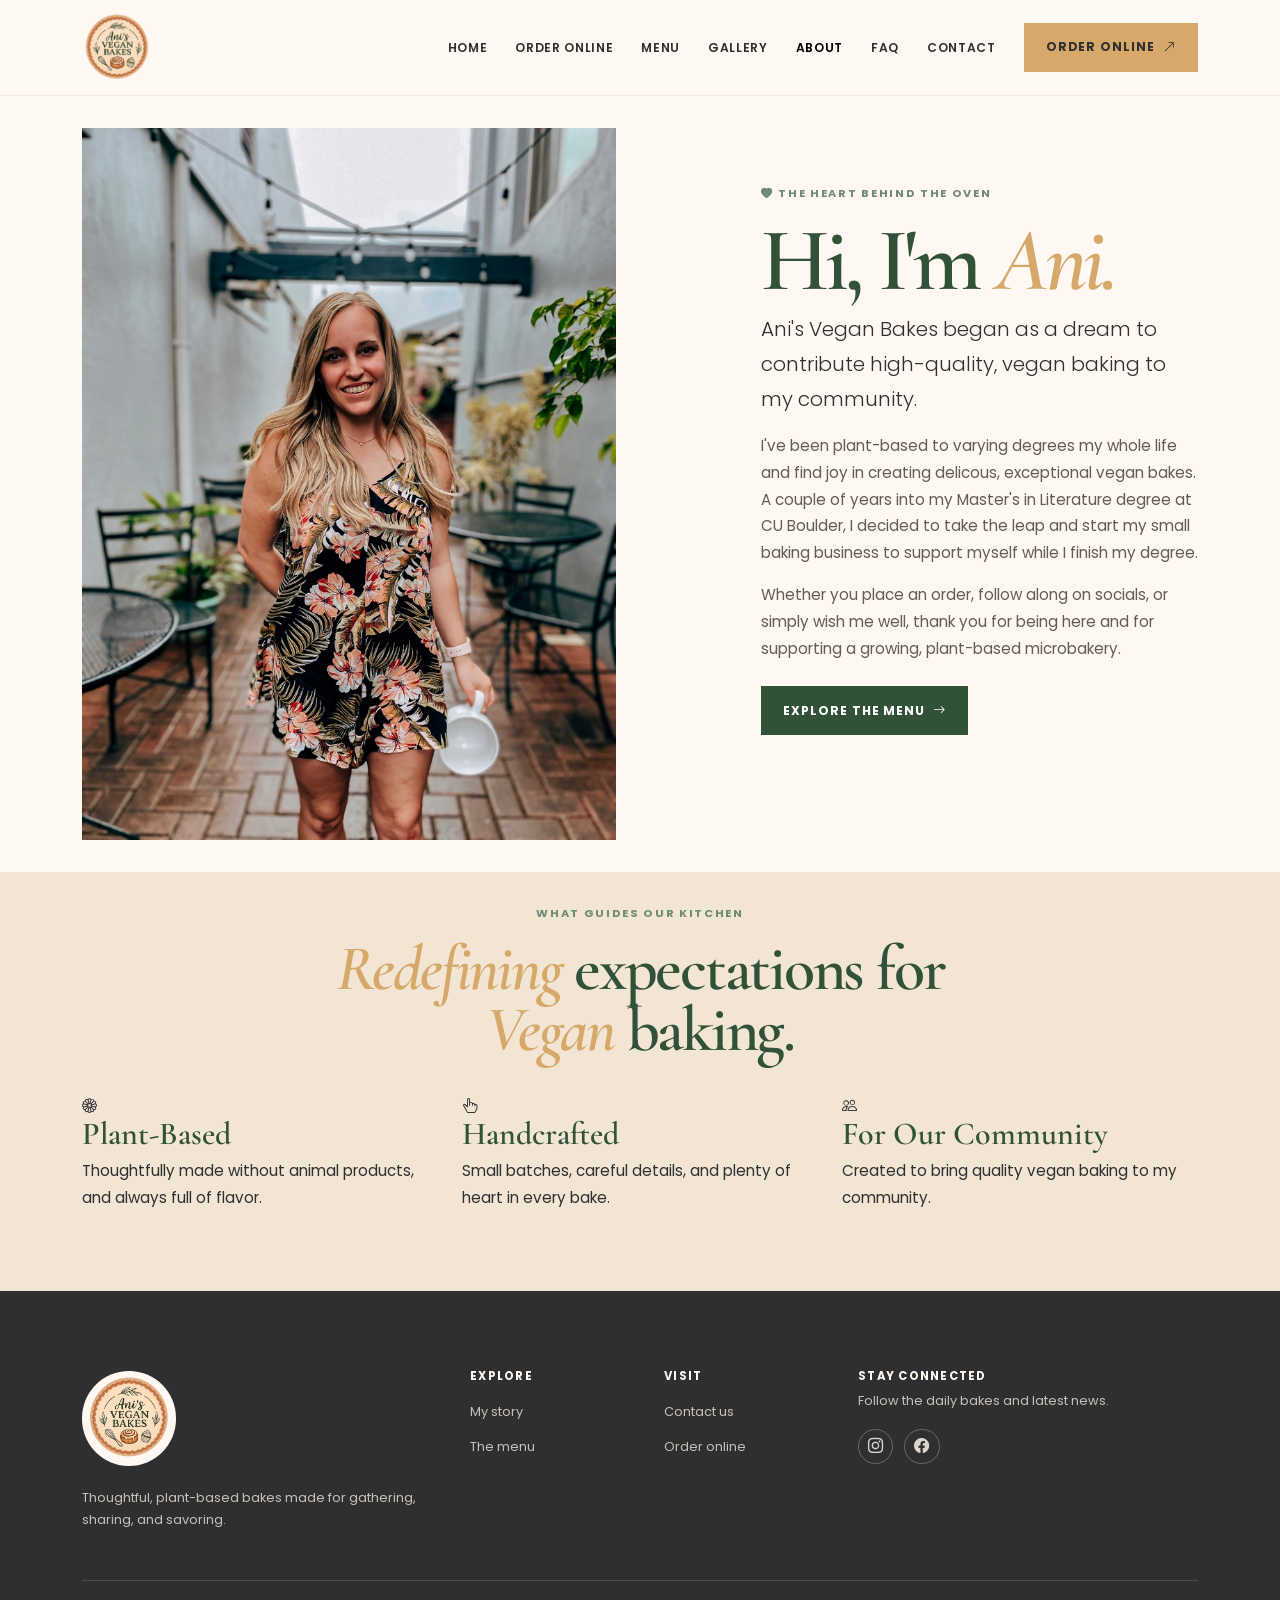
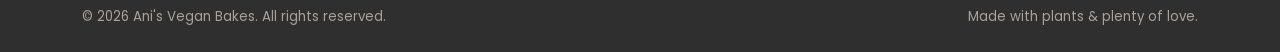
<file: about.html>
<!DOCTYPE html>
<html lang="en">
  <head>
    <meta http-equiv="Content-Type" content="text/html; charset=UTF-8">
    <meta charset="utf-8">
    <meta name="viewport" content="width=device-width, initial-scale=1">
    <meta name="description" content="Meet Ani, the baker and heart behind Ani's Vegan Bakes.">
    <meta name="theme-color" content="#315236">
    <title>Meet Ani | Ani's Vegan Bakes</title>
    <link rel="preconnect" href="https://fonts.googleapis.com">
    <link rel="preconnect" href="https://fonts.gstatic.com" crossorigin>
    <link href="https://fonts.googleapis.com/css2?family=Cormorant+Garamond:ital,wght@0,500;0,600;0,700;1,600&amp;family=Poppins:wght@400;500;600;700&amp;display=swap" rel="stylesheet">
    <link href="https://cdn.jsdelivr.net/npm/bootstrap@5.3.3/dist/css/bootstrap.min.css" rel="stylesheet" integrity="sha384-QWTKZyjpPEjISv5WaRU9OFeRpok6YctnYmDr5pNlyT2bRjXh0JMhjY6hW+ALEwIH" crossorigin="anonymous">
    <link rel="stylesheet" href="https://cdn.jsdelivr.net/npm/bootstrap-icons@1.11.3/font/bootstrap-icons.min.css">
    <link rel="stylesheet" href="css/variables.css">
    <link rel="stylesheet" href="css/style.css">
    <link rel="stylesheet" href="css/responsive.css">
    <link rel="stylesheet" href="css/animations.css">
  </head>
  <body>
    <!----------------------------------------- SKIP LINK ----------------------------------------------------->
    <a class="skip-link" href="#main-content">Skip to main content</a>
    <!----------------------------------------- HEADER/Nav section ----------------------------------------------------->
    <header class="site-header">
      <nav class="navbar navbar-expand-lg" aria-label="Primary navigation">
        <div class="container">
          <a class="navbar-brand brand" href="index.html" aria-label="Ani's Vegan Bakes home">
          <img src="images/logo/anis-vegan-bakes-logo.png" alt="Ani's Vegan Bakes" width="1254" height="1254">
          </a>
          <button class="navbar-toggler" type="button" data-bs-toggle="collapse" data-bs-target="#mainNav" aria-controls="mainNav" aria-expanded="false" aria-label="Toggle navigation">
          <i class="bi bi-list" aria-hidden="true">
          </i>
          </button>
          <div class="collapse navbar-collapse" id="mainNav">
            <ul class="navbar-nav ms-auto align-items-lg-center gap-lg-1">
              <li class="nav-item">
                <a class="nav-link" href="index.html">Home</a>
              </li>
              <li class="nav-item">
                <a class="nav-link" href="order.html">Order Online</a>
              </li>
              <li class="nav-item">
                <a class="nav-link" href="menu.html">Menu</a>
              </li>
              <li class="nav-item">
                <a class="nav-link" href="gallery.html">Gallery</a>
                </li>
              <li class="nav-item">
                <a class="nav-link active" aria-current="page" href="about.html">About</a>
              </li>
              <li class="nav-item">
                <a class="nav-link" href="faq.html">FAQ</a>
              </li>
              <li class="nav-item">
                <a class="nav-link" href="contact.html">Contact</a>
              </li>
            </ul>
            <a class="btn btn-accent ms-lg-3" href="order.html">Order Online <i class="bi bi-arrow-up-right ms-1" aria-hidden="true">
            </i>
            </a>
          </div>
        </div>
      </nav>
    </header>
    <main id="main-content">
      <!----------------------------------------- ABOUT SECTION ----------------------------------------------------->
      <section class="about-placeholder" aria-labelledby="about-title">
        <div class="container">
          <div class="row align-items-center g-5 g-lg-6">
            <div class="col-lg-6 reveal">
              <div class="about-portrait">
                <img src="images/about/ani-portrait.jpeg" alt="Ani, founder and baker of Ani's Vegan Bakes" width="900" height="1100">
                <span class="about-portrait-label">
                </span>
              </div>
            </div>
            <div class="col-lg-5 offset-lg-1 reveal reveal-delay-1">
              <p class="eyebrow">
              <i class="bi bi-heart-fill" aria-hidden="true">
              </i> The heart behind the oven</p>
              <h1 id="about-title">Hi, I'm <em>Ani.</em>
              </h1>
              <p class="lead">Ani's Vegan Bakes began as a dream to contribute high-quality, vegan baking to my community.</p>
              <p class="section-copy">I've been plant-based to varying degrees my whole life and find joy in creating delicous, exceptional vegan bakes.
                A couple of years into my Master's in Literature degree at CU Boulder, I decided to take the leap and start my small baking business to support myself while I finish my degree.
              </p>
              <p class="section-copy">Whether you place an order, follow along on socials, or simply wish me well, thank you for being here and for supporting a growing, plant-based microbakery.</p>
              <a class="btn btn-primary mt-2 mb-5" href="menu.html">Explore the menu <i class="bi bi-arrow-right ms-1" aria-hidden="true">
              </i>
              </a>
            </div>
          </div>
        </div>
      </section>
      <!----------------------------------------- VALUES SECTION ----------------------------------------------------->
      <section class="section section-tan about-values" aria-labelledby="values-title">
        <div class="container">
          <div class="section-intro text-center reveal">
            <p class="eyebrow">What guides our kitchen</p>
            <h2 id="values-title"><em>Redefining</em> expectations for <em>Vegan</em> baking.</h2>
          </div>
          <div class="row g-4 mt-1">
            <article class="col-md-4 reveal">
              <div class="value-card">
                <i class="bi bi-flower1" aria-hidden="true">
                </i>
                <h3>Plant-Based</h3>
                <p>Thoughtfully made without animal products, and always full of flavor.</p>
              </div>
            </article>
            <article class="col-md-4 reveal reveal-delay-1">
              <div class="value-card">
                <i class="bi bi-hand-index-thumb" aria-hidden="true">
                </i>
                <h3>Handcrafted</h3>
                <p>Small batches, careful details, and plenty of heart in every bake.</p>
              </div>
            </article>
            <article class="col-md-4 reveal reveal-delay-2">
              <div class="value-card">
                <i class="bi bi-people" aria-hidden="true">
                </i>
                <h3>For Our Community</h3>
                <p>Created to bring quality vegan baking to my community.</p>
              </div>
            </article>
          </div>
        </div>
      </section>
    </main>
    <!----------------------------------------- FOOTER ----------------------------------------------------->
    <footer class="site-footer">
      <div class="container">
        <div class="row g-5 pb-5">
          <div class="col-lg-4">
            <a class="brand footer-brand" href="index.html">
            <img src="images/logo/anis-vegan-bakes-logo.png" alt="Ani's Vegan Bakes" width="1254" height="1254">
            </a>
            <p class="mt-3 mb-0">Thoughtful, plant-based bakes made for gathering, sharing, and savoring.</p>
          </div>
          <div class="col-6 col-lg-2">
            <h2 class="footer-title">Explore</h2>
            <ul class="footer-links">
              <li>
                <a href="about.html">My story</a>
              </li>
              <li>
                <a href="menu.html">The menu</a>
              </li>
            </ul>
          </div>
          <div class="col-6 col-lg-2">
            <h2 class="footer-title">Visit</h2>
            <ul class="footer-links">
              <li>
                <a href="contact.html">Contact us</a>
              </li>
              <li>
                <a href="order.html">Order online</a>
              </li>
            </ul>
          </div>
          <div class="col-lg-4">
            <h2 class="footer-title">Stay connected</h2>
            <p>Follow the daily bakes and latest news.</p>
            <div class="social-links">
              <a href="https://www.instagram.com/anisveganbakes/" aria-label="Instagram">
              <i class="bi bi-instagram" aria-hidden="true">
              </i>
              </a>
              <a href="https://www.facebook.com/people/Anis-Vegan-Bakes/61592842460090/" aria-label="Facebook">
              <i class="bi bi-facebook" aria-hidden="true">
              </i>
              </a>
            </div>
          </div>
        </div>
        <div class="footer-bottom d-flex flex-column flex-sm-row justify-content-between gap-2">
          <small>&copy; <span data-current-year>
          </span> Ani's Vegan Bakes. All rights reserved.</small>
          <small>Made with plants &amp; plenty of love.</small>
        </div>
      </div>
    </footer>
    <button class="back-to-top" type="button" aria-label="Back to top">
    <i class="bi bi-arrow-up" aria-hidden="true">
    </i>
    </button>
    <script src="https://cdn.jsdelivr.net/npm/bootstrap@5.3.3/dist/js/bootstrap.bundle.min.js" integrity="sha384-YvpcrYf0tY3lHB60NNkmXc5s9fDVZLESaAA55NDzOxhy9GkcIdslK1eN7N6jIeHz" crossorigin="anonymous">
    </script>
    <script src="js/main.js">
    </script>
    <script src="js/animations.js">
    </script>
  </body>
</html>
</file>
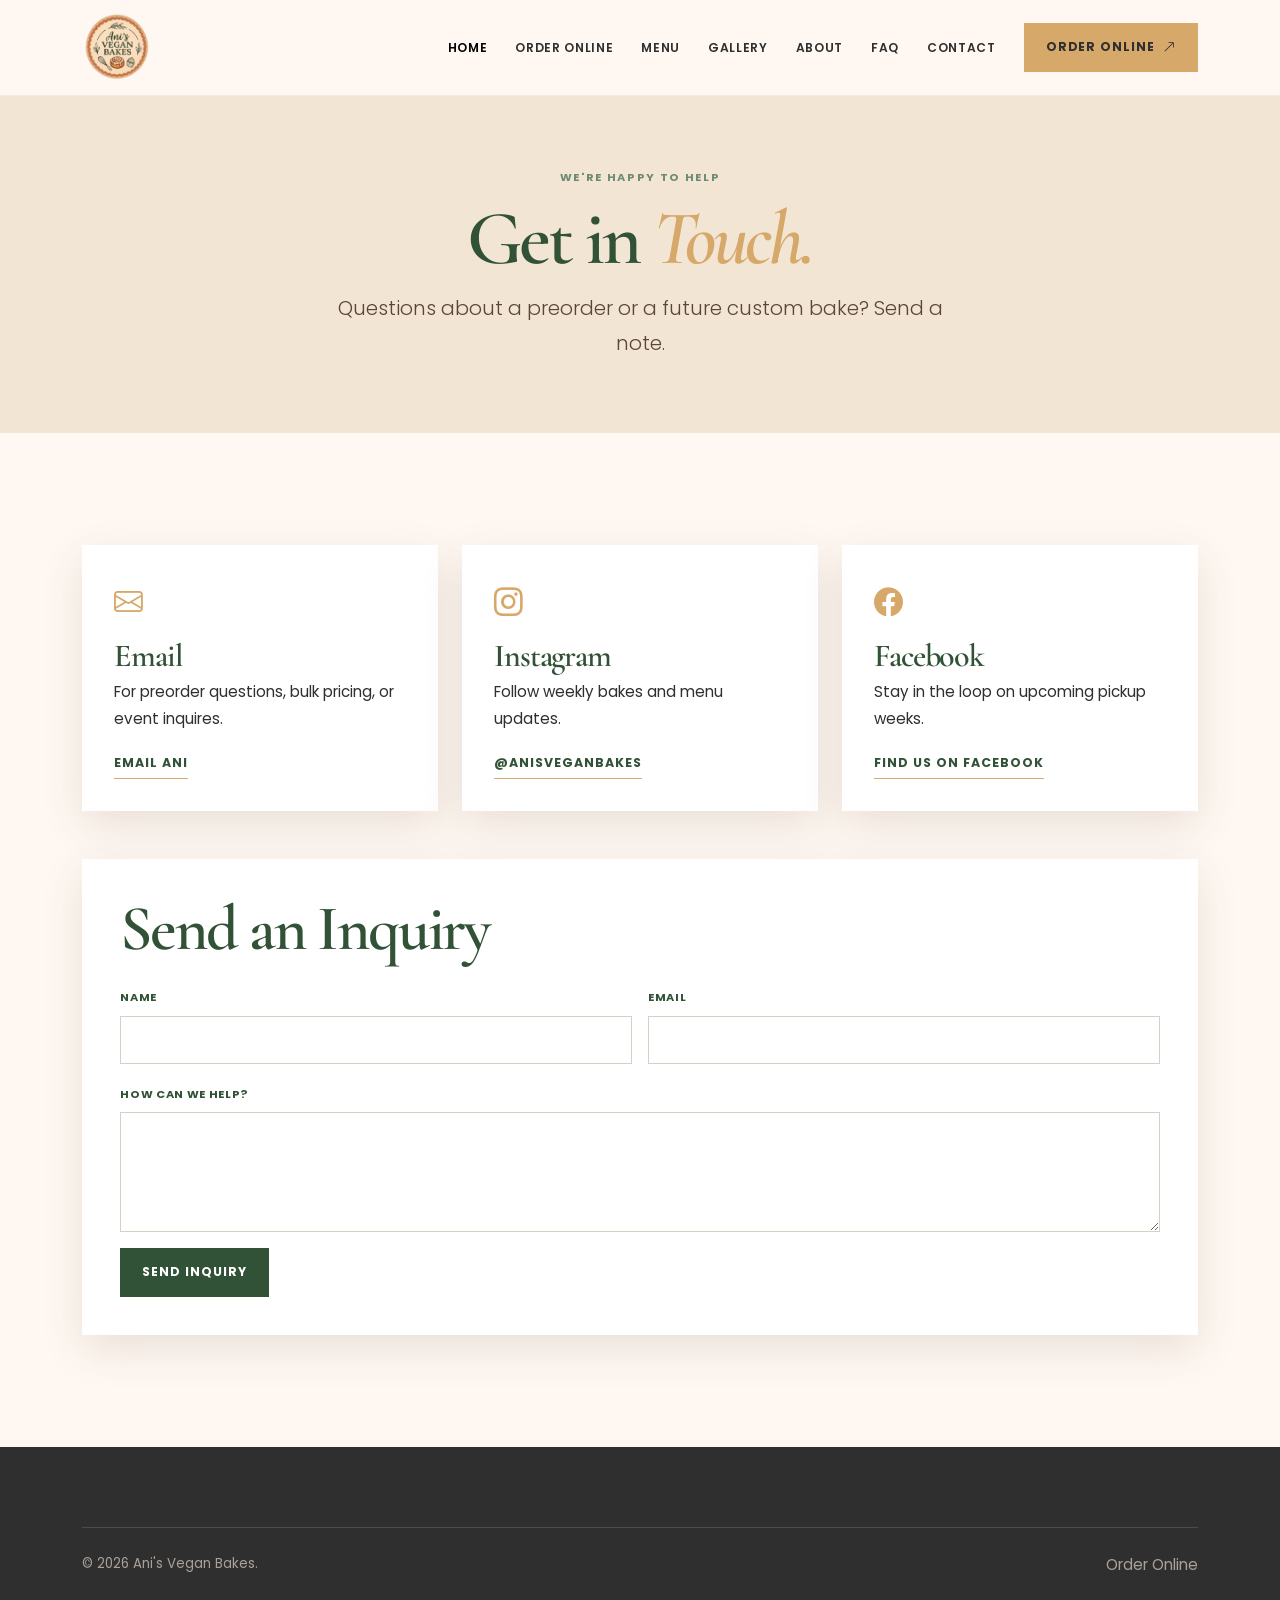
<file: contact.html>
<!DOCTYPE html>
<html lang="en">
  <head>
    <meta http-equiv="Content-Type" content="text/html; charset=UTF-8">
    <meta charset="utf-8">
    <meta name="viewport" content="width=device-width,initial-scale=1">
    <meta name="description" content="Contact Ani's Vegan Bakes for preorder questions and custom inquiries.">
    <title>Contact | Ani's Vegan Bakes</title>
    <link rel="preconnect" href="https://fonts.googleapis.com">
    <link rel="preconnect" href="https://fonts.gstatic.com" crossorigin>
    <link href="https://fonts.googleapis.com/css2?family=Cormorant+Garamond:ital,wght@0,500;0,600;0,700;1,600&amp;family=Poppins:wght@400;500;600;700&amp;display=swap" rel="stylesheet">
    <link href="https://cdn.jsdelivr.net/npm/bootstrap@5.3.3/dist/css/bootstrap.min.css" rel="stylesheet">
    <link rel="stylesheet" href="https://cdn.jsdelivr.net/npm/bootstrap-icons@1.11.3/font/bootstrap-icons.min.css">
    <link rel="stylesheet" href="css/variables.css">
    <link rel="stylesheet" href="css/style.css">
    <link rel="stylesheet" href="css/responsive.css">
  </head>
  <body>
    <a class="skip-link" href="#main-content">Skip to main content</a>
    <header class="site-header">

        <nav class="navbar navbar-expand-lg" aria-label="Primary navigation">
          <div class="container">

            <a class="navbar-brand brand" href="index.html" aria-label="Ani's Vegan Bakes home">
            <img src="images/logo/anis-vegan-bakes-logo.png" alt="Ani's Vegan Bakes" width="1254" height="1254">
            </a>

            <button class="navbar-toggler" type="button" data-bs-toggle="collapse" data-bs-target="#mainNav" aria-controls="mainNav" aria-expanded="false" aria-label="Toggle navigation"><i class="bi bi-list" aria-hidden="true"></i></button>

            <div class="collapse navbar-collapse" id="mainNav">

              <ul class="navbar-nav ms-auto align-items-lg-center gap-lg-1">
                <li class="nav-item">
                  <a class="nav-link active" aria-current="page" href="index.html">Home</a>
                </li>

                <li class="nav-item">
                  <a class="nav-link" href="order.html">Order Online</a>
                </li>

                <li class="nav-item">
                  <a class="nav-link" href="menu.html">Menu</a>
                </li>

                <li class="nav-item">
                  <a class="nav-link" href="gallery.html">Gallery</a>
                </li>

                <li class="nav-item">
                  <a class="nav-link" href="about.html">About</a>
                </li>

                <li class="nav-item">
                  <a class="nav-link" href="faq.html">FAQ</a>
                </li>

                <li class="nav-item">
                  <a class="nav-link" href="contact.html">Contact</a>
                </li>
              </ul>

              <a class="btn btn-accent ms-lg-3" href="order.html">Order Online <i class="bi bi-arrow-up-right ms-1" aria-hidden="true"></i></a>

            </div>
          </div>
        </nav>
      </header>
    <main id="main-content">
      <section class="page-hero">
        <div class="container">
          <p class="eyebrow">We're happy to help</p>
          <h1>Get in <em>Touch.</em>
          </h1>
          <p class="lead">Questions about a preorder or a future custom bake? Send a note.</p>
        </div>
      </section>
      <section class="section">
        <div class="container">
          <div class="row g-4">
            <div class="col-md-4">
              <article class="contact-card">
                <i class="bi bi-envelope">
                </i>
                <h2>Email</h2>
                <p>For preorder questions, bulk pricing, or event inquires.</p>
                <a class="text-link" href="mailto:anisveganbakeshop@gmail.com">Email Ani</a>
              </article>
            </div>
            <div class="col-md-4">
              <article class="contact-card">
                <i class="bi bi-instagram">
                </i>
                <h2>Instagram</h2>
                <p>Follow weekly bakes and menu updates.</p>
                <a class="text-link" href="https://www.instagram.com/anisveganbakes/">@anisveganbakes</a>
              </article>
            </div>
            <div class="col-md-4">
              <article class="contact-card">
                <i class="bi bi-facebook">
                </i>
                <h2>Facebook</h2>
                <p>Stay in the loop on upcoming pickup weeks.</p>
                <a class="text-link" href="https://www.facebook.com/people/Anis-Vegan-Bakes/61592842460090/">Find us on Facebook</a>
              </article>
            </div>
          </div>
          <div class="order-panel mt-5">
            <h2>Send an Inquiry</h2>
            <form
              class="row g-3 mt-1"
              name="contact-inquiry"
              method="POST"
              data-netlify="true"
              netlify-honeypot="bot-field"
              action="/thank-you.html"
            >
              <input type="hidden" name="form-name" value="contact-inquiry">

              <div class="hidden">
                <label>
                  Don't fill this out:
                  <input name="bot-field">
                </label>
              </div>

              <div class="col-md-6">
                <label class="form-label" for="name">Name</label>
                <input class="form-control" id="inquiry-name" name="name" required>
              </div>
              <div class="col-md-6">
                <label class="form-label" for="email">Email</label>
                <input class="form-control" id="inquiry-email" name="email" type="email" required>
              </div>
              <div class="col-12">
                <label class="form-label" for="message">How can we help?</label>
                <textarea class="form-control" id="inquiry-message" name="message" rows="5" required>
                </textarea>
              </div>
              <div class="col-12">
                <button class="btn btn-primary" type="submit">Send inquiry</button>
              </div>
            </form>
          </div>
        </div>
      </section>
    </main>
    <footer class="site-footer">
      <div class="container">
        <div class="footer-bottom d-flex justify-content-between">
          <small>&copy; <span data-current-year>
          </span> Ani's Vegan Bakes.</small>
          <a href="order.html">Order Online</a>
        </div>
      </div>
    </footer>
    <script src="js/main.js">
    </script>
  </body>
</html>
</file>
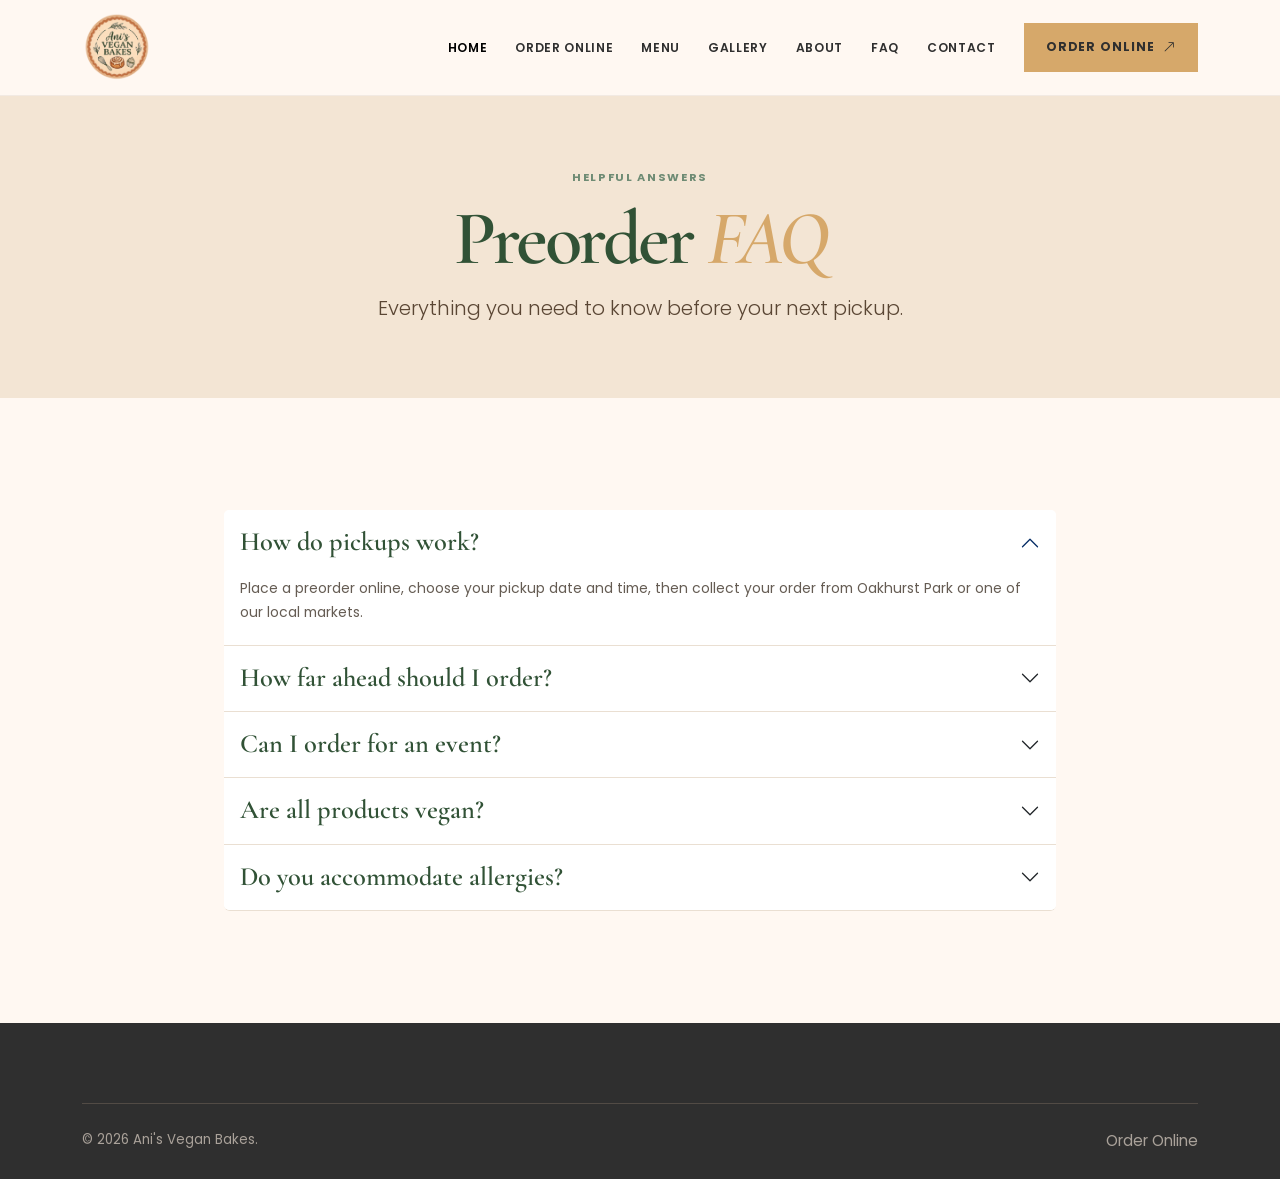
<file: faq.html>
<!DOCTYPE html>
<html lang="en">
  <head>
    <meta http-equiv="Content-Type" content="text/html; charset=UTF-8">
    <meta charset="utf-8">
    <meta name="viewport" content="width=device-width,initial-scale=1">
    <meta name="description" content="Frequently asked questions about preorders from Ani's Vegan Bakes.">
    <title>FAQ | Ani's Vegan Bakes</title>
    <link rel="preconnect" href="https://fonts.googleapis.com">
    <link rel="preconnect" href="https://fonts.gstatic.com" crossorigin>
    <link href="https://fonts.googleapis.com/css2?family=Cormorant+Garamond:ital,wght@0,500;0,600;0,700;1,600&amp;family=Poppins:wght@400;500;600;700&amp;display=swap" rel="stylesheet">
    <link href="https://cdn.jsdelivr.net/npm/bootstrap@5.3.3/dist/css/bootstrap.min.css" rel="stylesheet">
    <link rel="stylesheet" href="https://cdn.jsdelivr.net/npm/bootstrap-icons@1.11.3/font/bootstrap-icons.min.css">
    <link rel="stylesheet" href="css/variables.css">
    <link rel="stylesheet" href="css/style.css">
    <link rel="stylesheet" href="css/responsive.css">
  </head>
  <body>
    <a class="skip-link" href="#main-content">Skip to main content</a>
    <header class="site-header">

        <nav class="navbar navbar-expand-lg" aria-label="Primary navigation">
          <div class="container">

            <a class="navbar-brand brand" href="index.html" aria-label="Ani's Vegan Bakes home">
            <img src="images/logo/anis-vegan-bakes-logo.png" alt="Ani's Vegan Bakes" width="1254" height="1254">
            </a>

            <button class="navbar-toggler" type="button" data-bs-toggle="collapse" data-bs-target="#mainNav" aria-controls="mainNav" aria-expanded="false" aria-label="Toggle navigation"><i class="bi bi-list" aria-hidden="true"></i></button>

            <div class="collapse navbar-collapse" id="mainNav">

              <ul class="navbar-nav ms-auto align-items-lg-center gap-lg-1">
                <li class="nav-item">
                  <a class="nav-link active" aria-current="page" href="index.html">Home</a>
                </li>

                <li class="nav-item">
                  <a class="nav-link" href="order.html">Order Online</a>
                </li>

                <li class="nav-item">
                  <a class="nav-link" href="menu.html">Menu</a>
                </li>

                <li class="nav-item">
                  <a class="nav-link" href="gallery.html">Gallery</a>
                </li>

                <li class="nav-item">
                  <a class="nav-link" href="about.html">About</a>
                </li>

                <li class="nav-item">
                  <a class="nav-link" href="faq.html">FAQ</a>
                </li>

                <li class="nav-item">
                  <a class="nav-link" href="contact.html">Contact</a>
                </li>
              </ul>

              <a class="btn btn-accent ms-lg-3" href="order.html">Order Online <i class="bi bi-arrow-up-right ms-1" aria-hidden="true"></i></a>

            </div>
          </div>
        </nav>
      </header>
    <main id="main-content">
      <section class="page-hero">
        <div class="container">
          <p class="eyebrow">Helpful answers</p>
          <h1>Preorder <em>FAQ</em>
          </h1>
          <p class="lead">Everything you need to know before your next pickup.</p>
        </div>
      </section>
      <section class="section">
        <div class="container">
          <div class="accordion faq-list" id="faq">
            <div class="accordion-item">
              <h2 class="accordion-header">
              <button class="accordion-button" data-bs-toggle="collapse" data-bs-target="#pickup">How do pickups work?</button>
              </h2>
              <div id="pickup" class="accordion-collapse collapse show" data-bs-parent="#faq">
                <div class="accordion-body">Place a preorder online, choose your pickup date and time, then collect your order from Oakhurst Park or one of our local markets.</div>
              </div>
            </div>
            <div class="accordion-item">
              <h2 class="accordion-header">
              <button class="accordion-button collapsed" data-bs-toggle="collapse" data-bs-target="#ahead">How far ahead should I order?</button>
              </h2>
              <div id="ahead" class="accordion-collapse collapse" data-bs-parent="#faq">
                <div class="accordion-body">Weekly ordering opens every Monday at 9:00 AM and closes Thursday at midnight for Sunday pickup. Ordering as soon as you know you'd like fresh sweets helps the baker plan ahead.</div>
              </div>
            </div>
            <div class="accordion-item">
              <h2 class="accordion-header">
              <button class="accordion-button collapsed" data-bs-toggle="collapse" data-bs-target="#custom">Can I order for an event?</button>
              </h2>
              <div id="custom" class="accordion-collapse collapse" data-bs-parent="#faq">
                <div class="accordion-body">I welcome inquiries for special occasions. Please use the contact form, let me know the details, and I'll send you my event options and pricing.</div>
              </div>
            </div>
            <div class="accordion-item">
              <h2 class="accordion-header">
              <button class="accordion-button collapsed" data-bs-toggle="collapse" data-bs-target="#vegan">Are all products vegan?</button>
              </h2>
              <div id="vegan" class="accordion-collapse collapse" data-bs-parent="#faq">
                <div class="accordion-body">Yes! Every Ani's Vegan Bakes product is made without animal ingredients.</div>
              </div>
            </div>
            <div class="accordion-item">
              <h2 class="accordion-header">
              <button class="accordion-button collapsed" data-bs-toggle="collapse" data-bs-target="#allergies">Do you accommodate allergies?</button>
              </h2>
              <div id="allergies" class="accordion-collapse collapse" data-bs-parent="#faq">
                <div class="accordion-body">Please share allergies or sensitivities in your order notes. While we&rsquo;ll do our best to help, our kitchen cannot guarantee an allergen-free environment.</div>
              </div>
            </div>
          </div>
        </div>
      </section>
    </main>
    <footer class="site-footer">
      <div class="container">
        <div class="footer-bottom d-flex justify-content-between">
          <small>&copy; <span data-current-year>
          </span> Ani's Vegan Bakes.</small>
          <a href="order.html">Order Online</a>
        </div>
      </div>
    </footer>
    <script src="https://cdn.jsdelivr.net/npm/bootstrap@5.3.3/dist/js/bootstrap.bundle.min.js">
    </script>
    <script src="js/main.js">
    </script>
  </body>
</html>
</file>
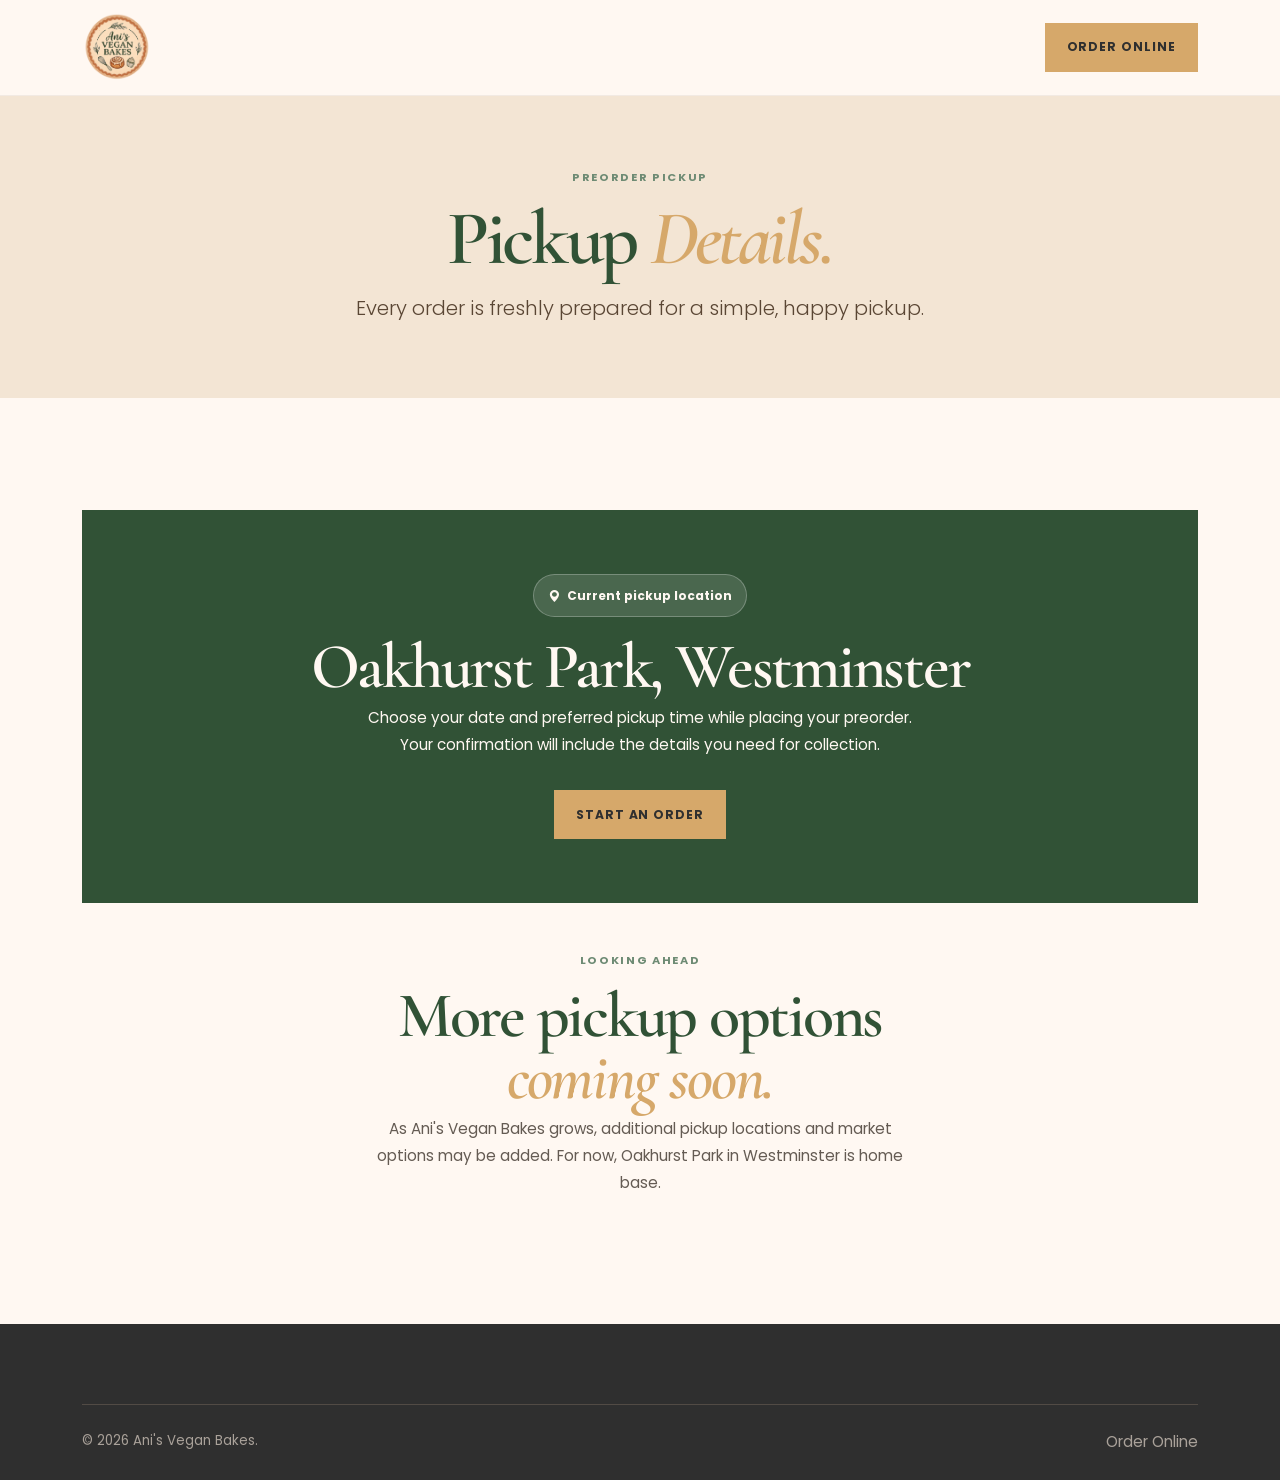
<file: locations.html>
<!DOCTYPE html>
<html lang="en">
  <head>
    <meta http-equiv="Content-Type" content="text/html; charset=UTF-8">
    <meta charset="utf-8">
    <meta name="viewport" content="width=device-width,initial-scale=1">
    <meta name="description" content="Pickup details for Ani's Vegan Bakes preorders.">
    <title>Pickup Details | Ani's Vegan Bakes</title>
    <link rel="preconnect" href="https://fonts.googleapis.com">
    <link rel="preconnect" href="https://fonts.gstatic.com" crossorigin>
    <link href="https://fonts.googleapis.com/css2?family=Cormorant+Garamond:ital,wght@0,500;0,600;0,700;1,600&amp;family=Poppins:wght@400;500;600;700&amp;display=swap" rel="stylesheet">
    <link href="https://cdn.jsdelivr.net/npm/bootstrap@5.3.3/dist/css/bootstrap.min.css" rel="stylesheet">
    <link rel="stylesheet" href="https://cdn.jsdelivr.net/npm/bootstrap-icons@1.11.3/font/bootstrap-icons.min.css">
    <link rel="stylesheet" href="css/variables.css">
    <link rel="stylesheet" href="css/style.css">
    <link rel="stylesheet" href="css/responsive.css">
  </head>
  <body>
    <a class="skip-link" href="#main-content">Skip to main content</a>
    <header class="site-header">
      <nav class="navbar">
        <div class="container">
          <a class="navbar-brand brand" href="index.html">
          <img src="images/logo/anis-vegan-bakes-logo.png" alt="Ani's Vegan Bakes" width="1254" height="1254">
          </a>
          <a class="btn btn-accent ms-auto" href="order.html">Order Online</a>
        </div>
      </nav>
    </header>
    <main id="main-content">
      <section class="page-hero">
        <div class="container">
          <p class="eyebrow">Preorder pickup</p>
          <h1>Pickup <em>Details.</em>
          </h1>
          <p class="lead">Every order is freshly prepared for a simple, happy pickup.</p>
        </div>
      </section>
      <section class="section">
        <div class="container">
          <div class="location-simple text-center">
            <span class="pickup-pill">
            <i class="bi bi-geo-alt-fill">
            </i>Current pickup location</span>
            <h2>Oakhurst Park, Westminster</h2>
            <p class="mx-auto" style="max-width:35rem">Choose your date and preferred pickup time while placing your preorder. Your confirmation will include the details you need for collection.</p>
            <a class="btn btn-accent mt-3" href="order.html">Start an order</a>
          </div>
          <div class="text-center mt-5">
            <p class="eyebrow">Looking ahead</p>
            <h2>More pickup options<br>
            <em>coming soon.</em>
            </h2>
            <p class="section-copy mx-auto" style="max-width:34rem">As Ani's Vegan Bakes grows, additional pickup locations and market options may be added. For now, Oakhurst Park in Westminster is home base.</p>
          </div>
        </div>
      </section>
    </main>
    <footer class="site-footer">
      <div class="container">
        <div class="footer-bottom d-flex justify-content-between">
          <small>&copy; <span data-current-year>
          </span> Ani's Vegan Bakes.</small>
          <a href="order.html">Order Online</a>
        </div>
      </div>
    </footer>
    <script src="js/main.js">
    </script>
  </body>
</html>
</file>
<file: css/variables.css>
:root { 
  --green: #315236; 
  --green-soft: #6e8b74; 
  --cream: #fff8f2; 
  --tan: #f3e5d4; 
  --brown: #5a4634; 
  --dark: #2f2f2f; 
  --accent: #d6a86a; 
  --white: #fff; 
  --heading: 'Cormorant Garamond', Georgia, serif; 
  --body: 'Poppins', sans-serif; 
  --shadow: 0 14px 40px rgba(68, 52, 36, .12); 
  --radius: 1.25rem; 
}
</file>
<file: css/style.css>
/* -----------------------------BASE----------------------------------- */
html { 
  scroll-behavior: smooth; 
} 

body { 
  background: var(--cream); 
  color: var(--dark); 
  font-family: var(--body); 
  font-size: .95rem; 
  line-height: 1.75; 
} 

h1,h2,h3,h4,h5 { 
  color: var(--green); 
  font-family: var(--heading); 
  font-weight: 600; 
  line-height: .96; 
} 

h1 { 
  font-size: clamp(3.8rem, 7vw, 6.7rem); 
  letter-spacing: -.045em; 
} 

h2 { 
  font-size: clamp(2.8rem, 5vw, 4.35rem); 
  letter-spacing: -.035em; 
} 

h3 { 
  font-size: 2rem; 
}

h4 { 
  font-size: 1.9rem; 
}

h5 { 
  font-size: 1rem; 
} 

h1 em,h2 em { 
  color: var(--accent); 
} 

a { 
  color: inherit; 
  text-decoration: none; 
} 

img { 
  display: block; 
  max-width: 100%; 
  object-fit: cover; 
} 

.skip-link { 
  background: var(--green); 
  color: white; 
  left: 1rem; 
  padding: .65rem 1rem; 
  position: absolute; 
  top: -5rem; 
  z-index: 10000; 
} 

.skip-link:focus { 
  top: 1rem; 
} 

.section { 
  padding: 7rem 0; 
} 

.section-cream { 
  background: var(--cream); 
} 

.section-tan { 
  background: var(--tan); 
} 

.section-intro { 
  margin-inline: auto; 
  max-width: 40rem; 
} 

.section-intro > p:last-child, .section-copy { 
  color: #645b53; 
} 

.eyebrow { 
  color: var(--green-soft); 
  font-size: .7rem; 
  font-weight: 700; 
  letter-spacing: .15em; 
  margin-bottom: .9rem; 
  text-transform: uppercase; 
} 

.btn { 
  border-radius: 0; 
  font-size: .76rem; 
  font-weight: 700; 
  letter-spacing: .08em; 
  padding: .9rem 1.3rem; 
  text-transform: uppercase; 
} 

.btn-primary { 
  background: var(--green); 
  border-color: var(--green); 
} 

.btn-primary:hover, .btn-primary:focus { 
  background: var(--brown); 
  border-color: var(--brown); 
} 

.btn-accent { 
  background: var(--accent); 
  border-color: var(--accent); 
  color: var(--dark); 
} 

.btn-accent:hover, .btn-accent:focus { 
  background: #edc483; 
  border-color: #edc483; 
  color: var(--dark); 
} 

.btn-outline-primary { 
  border-color: var(--green); 
  color: var(--green); 
} 

.btn-outline-primary:hover, .btn-outline-primary:focus { 
  background: var(--green); 
  border-color: var(--green); 
} 

.text-link { 
  border-bottom: 1px solid var(--accent); 
  color: var(--green); 
  display: inline-block; 
  font-size: .78rem; 
  font-weight: 700; 
  letter-spacing: .08em; 
  padding-bottom: .3rem; 
  text-transform: uppercase; 
}

/* -----------------------------HEADER SECTION----------------------------------- */
.site-header { 
  background: rgba(255,248,242,.94); 
  border-bottom: 1px solid rgba(90,70,52,.08); 
  position: sticky; 
  top: 0; 
  z-index: 1020; 
} 

.navbar { 
  padding: .45rem 0; 
} 

.brand { 
  display: inline-flex; 
  line-height: 1; 
} 

.brand img { 
  height: 4.4rem; 
  object-fit: contain; 
  width: 4.4rem; 
} 

.nav-link { 
  color: var(--dark); 
  font-size: .76rem; 
  font-weight: 600; 
  letter-spacing: .055em; 
  padding-inline: .75rem !important; 
  text-transform: uppercase; 
} 

.nav-link:hover, .nav-link.active { 
  color: var(--green); 
} 

.navbar-toggler { 
  border: 0; 
  color: var(--green); 
  font-size: 1.75rem; 
  padding: .15rem; 
} 

.navbar-toggler:focus { 
  box-shadow: 0 0 0 .2rem rgba(49,82,54,.22); 
}

/* -----------------------------HERO SECTION----------------------------------- */
.hero { 
  overflow: hidden; 
  padding: 4.5rem 0 6rem; 
} 

.hero-copy { 
  padding: 2rem 0; 
} 

.hero .lead { 
  color: #625a52; 
  font-size: 1.04rem; 
  margin-top: 1.5rem; 
  max-width: 34rem; 
} 

.hero-image { 
  margin-left: auto; 
  max-width: 33rem; 
  position: relative; 
} 

.hero-image img,
.hero-image video {
  aspect-ratio: 4 / 4.7;
  border-radius: 10rem 10rem 1.5rem 1.5rem;
  height: 100%;
  object-fit: cover;
  width: 100%;
}

.hero-note { 
  align-items: center; 
  background: var(--white); 
  border-radius: 50%; 
  bottom: -2.5rem; 
  box-shadow: var(--shadow); 
  color: var(--brown); 
  display: flex; 
  font-size: .72rem; 
  line-height: 1.4; 
  padding: 1rem; 
  position: absolute; 
  right: -1.5rem; 
  text-align: left; 
  transform: rotate(-8deg); 
} 

.hero-note strong { 
  color: var(--green); 
  font-family: var(--heading); 
  font-size: 1.25rem; 
} 

.hero-note-icon { 
  color: var(--accent); 
  font-size: 1.3rem; 
  margin-right: .55rem; 
}

/* -------------------------------CARDS------------------------------------ */
.bake-card { 
  background: var(--white); 
  box-shadow: 0 8px 22px rgba(68,52,36,.06); 
  display: block; 
  overflow: hidden; 
} 

.image-wrap { 
  overflow: hidden; 
} 

.bake-card img { 
  aspect-ratio: 4 / 4.9; 
  transition: transform .55s ease; 
  width: 100%; 
} 

.bake-card:hover img { 
  transform: scale(1.07); 
} 

.bake-card-body { 
  align-items: baseline; 
  display: flex; 
  justify-content: space-between; 
  padding: 1.25rem 1.3rem; 
} 

.bake-card h3 { 
  font-size: 1.8rem; 
  margin: 0; 
} 

.bake-card span { 
  color: var(--green-soft); 
  font-size: .65rem; 
  font-weight: 600; 
  letter-spacing: .04em; 
  text-align: right; 
  text-transform: uppercase; 
}



/* -----------------------------ABOUT/LOCATIONS----------------------------------- */
.purpose-image { 
  position: relative; 
} 

.purpose-image img { 
  aspect-ratio: 1.2; 
  border-radius: var(--radius); 
  width: 100%; 
} 

.purpose-stamp { 
  align-items: center; 
  background: var(--accent); 
  border-radius: 50%; 
  bottom: -2rem; 
  color: var(--green); 
  display: flex; 
  font-family: var(--heading); 
  font-size: 1.25rem; 
  height: 8rem; 
  justify-content: center; 
  line-height: 1.1; 
  position: absolute; 
  right: -1.5rem; 
  text-align: center; 
  transform: rotate(10deg); 
  width: 8rem; 
} 

.purpose-stamp strong { 
  font-size: 1.55rem; 
} 

.location-card { 
  background: rgba(255,255,255,.58); 
  height: 100%; 
  min-height: 18rem; 
  padding: 2.1rem; 
} 

.location-featured { 
  background: var(--green); 
  color: var(--cream); 
} 

.location-featured h3, .location-featured .card-kicker, .location-featured .text-link { 
  color: var(--cream); 
} 

.location-featured .text-link { 
  border-color: var(--accent); 
} 

.card-kicker { 
  color: var(--green-soft); 
  font-size: .64rem; 
  font-weight: 700; 
  letter-spacing: .12em; 
  text-transform: uppercase; 
} 

.card-icon { 
  color: var(--accent); 
  display: block; 
  font-size: 2rem; 
  margin: 1.5rem 0; 
} 

.location-card h3 { 
  font-size: 2.1rem; 
} 

.location-card p:not(.card-kicker) { 
  font-size: .83rem; 
}

.about-values {
  padding-top: 2rem;
  padding-bottom: 4rem;
}

.about-portrait img {
  height: 100%;
  object-fit: cover;
  width: 100%;
  padding-top: 2rem;
  padding-bottom: 2rem;
}

/* -----------------------------REVIEWS/SOCIALS----------------------------------- */
.quote-card { 
  background: var(--white); 
  border-radius: var(--radius); 
  height: 100%; 
  margin: 0; 
  padding: 2.2rem; 
} 

.quote-icon { 
  color: var(--accent); 
  font-size: 2rem; 
} 

.quote-card p { 
  color: var(--brown); 
  font-family: var(--heading); 
  font-size: 1.75rem; 
  line-height: 1.15; 
  margin: 1rem 0 1.3rem; 
} 

.quote-card footer { 
  color: var(--green-soft); 
  font-size: .7rem; 
  font-weight: 700; 
  letter-spacing: .08em; 
  text-transform: uppercase; 
} 

.instagram-section { 
  background: var(--tan); 
  padding: 5.5rem 0 0; 
} 

.instagram-section h2 a { 
  color: var(--green); 
  text-decoration: underline; 
  text-decoration-color: var(--accent); 
  text-underline-offset: .18em; 
} 

.instagram-grid { 
  display: grid; 
  grid-template-columns: repeat(5,1fr); 
} 

.instagram-grid a { 
  overflow: hidden; 
} 

.instagram-grid img { 
  aspect-ratio: 1; 
  transition: transform .5s ease; 
  width: 100%; 
} 

.instagram-grid a:hover img { 
  transform: scale(1.08); 
}

/* -----------------------------NEWSLETTER/FOOTER----------------------------------- */
.newsletter { 
  background: var(--green); 
  color: var(--cream); 
} 

.newsletter h2 { 
  color: var(--cream); 
} 

.newsletter-inner { 
  margin: auto; 
  max-width: 44rem; 
} 

.newsletter-form { 
  display: flex; 
  margin-top: 1.7rem; 
  max-width: 33rem; 
} 

.newsletter-form input { 
  border: 0; 
  flex: 1; 
  min-width: 0; 
  padding: .9rem 1rem; 
} 

.newsletter-form input:focus { 
  outline: 3px solid var(--accent); 
  outline-offset: -3px; 
} 

.newsletter .form-message { 
  font-size: .75rem; 
  min-height: 1.4rem; 
  margin: .75rem 0 0; 
} 

.cta-section { 
  background: var(--cream); 
} 

.site-footer { 
  background: var(--dark); 
  color: #ddd5cd; 
  padding: 5rem 0 1.5rem; 
} 

.footer-brand { 
  background: var(--cream); 
  border-radius: 50%; 
  padding: .2rem; 
} 

.footer-brand img { 
  height: 5.5rem; 
  width: 5.5rem; 
} 

.footer-title { 
  color: var(--cream); 
  font-family: var(--body); 
  font-size: .72rem; 
  font-weight: 700; 
  letter-spacing: .11em; 
  text-transform: uppercase; 
} 

.footer-links { 
  list-style: none; 
  margin: 1rem 0 0; 
  padding: 0; 
} 

.footer-links li { 
  margin: .5rem 0; 
} 

.footer-links a, .site-footer p { 
  color: #c8c1b9; 
  font-size: .8rem; 
} 

.footer-links a:hover { 
  color: var(--accent); 
} 

.social-links { 
  display: flex; 
  gap: .7rem; 
} 

.social-links a { 
  align-items: center; 
  border: 1px solid #70675e; 
  border-radius: 50%; 
  display: inline-flex; 
  height: 2.2rem; 
  justify-content: center; 
  transition: all .25s; 
  width: 2.2rem; 
} 

.social-links a:hover { 
  background: var(--accent); 
  border-color: var(--accent); 
  color: var(--dark); 
} 

.footer-bottom { 
  border-top: 1px solid #524b45; 
  color: #aaa29a; 
  padding-top: 1.5rem; 
} 

.back-to-top { 
  background: var(--accent); 
  border: 0; 
  border-radius: 50%; 
  bottom: 1.25rem; 
  color: var(--dark); 
  height: 2.8rem; 
  opacity: 0; 
  position: fixed; 
  right: 1.25rem; 
  transform: translateY(1rem); 
  transition: .25s; 
  visibility: hidden; 
  width: 2.8rem; 
  z-index: 10; 
} 

.back-to-top.is-visible { 
  opacity: 1; 
  transform: translateY(0); 
  visibility: visible; 
}

/* Preorder experience */
.announcement-bar { 
  background: var(--green); 
  color: var(--cream); 
  font-size: .72rem; 
  font-weight: 600; 
  letter-spacing: .045em; 
  padding: .55rem 0; 
  text-align: center; 
}

.announcement-bar i { 
  color: var(--accent); 
  margin-right: .35rem; 
}

.order-hero { 
  background: linear-gradient(115deg, var(--cream) 0%, var(--cream) 54%, var(--tan) 54%); 
  padding: 4rem 0 5rem; 
}

.order-hero .lead { 
  color: var(--brown); 
  font-size: 1.08rem; 
  max-width: 35rem; 
}

.pickup-pill { 
  align-items: center; 
  background: rgba(255,255,255,.72); 
  border: 1px solid rgba(49,82,54,.15); 
  border-radius: 99rem; color: var(--green); 
  display: inline-flex; 
  font-size: .75rem; 
  font-weight: 700; 
  gap: .45rem; 
  margin-bottom: 1.2rem; 
  padding: .6rem .9rem; 
}

.hero-benefits { 
  display: flex; 
  flex-wrap: wrap; 
  gap: .65rem 1.2rem; 
  list-style: none; 
  margin: 1.5rem 0 0; 
  padding: 0; 
}

.hero-benefits li { 
  color: var(--brown); 
  font-size: .76rem; 
  font-weight: 600; 
}

.hero-benefits i { 
  color: var(--green-soft); 
  margin-right: .25rem; 
}

.weekly-menu { 
  background: var(--tan);
}

.menu-product { 
  background: var(--white); 
  box-shadow: 0 8px 24px rgba(68,52,36,.07); 
  display: flex; 
  flex-direction: column; 
  height: 100%; 
  overflow: hidden; 
}

.menu-product-image { 
  overflow: hidden; 
}

.menu-product-image img { 
  aspect-ratio: 1.15; 
  transition: transform .5s ease; 
  width: 100%; 
}

.menu-product:hover .menu-product-image img { 
  transform: scale(1.05); 
}

.menu-product-body { 
  display: flex; 
  flex: 1; 
  flex-direction: column; 
  padding: 1.35rem; 
}

.menu-product-category { 
  color: var(--green-soft); 
  font-size: .63rem; 
  font-weight: 700; 
  letter-spacing: .12em; 
  margin-bottom: .35rem; 
  text-transform: uppercase; 
}

.menu-product h3 { 
  font-size: 1.9rem; 
  margin-bottom: .45rem; 
}

.menu-product p { 
  color: #665c53; 
  font-size: .8rem; 
  margin-bottom: 1rem; 
}

.menu-product-footer { 
  align-items: center; 
  display: flex; 
  justify-content: space-between; 
  margin-top: auto; 
}

.product-price { 
  color: var(--green); 
  font-family: var(--heading); 
  font-size: 1.6rem; 
  font-weight: 700; 
}

.btn-order-small { 
  font-size: .65rem; 
  padding: .65rem .8rem; 
}

/* -----------   How it works and where to find us section ---------------  */

.how-it-works { 
  background: var(--cream); 
}

.section.preorder-process {
  padding: 4.25rem 0;
}

.availability-section {
  background: #f7ddbf;
  isolation: isolate;
  overflow: hidden;
  position: relative;
}

.availability-section__photos {
  display: grid;
  grid-template-columns: repeat(5, 1fr);
  grid-template-rows: repeat(2, 1fr);
  inset: 0;
  position: absolute;
  z-index: 0;
}

.availability-section__photos img {
  filter: saturate(0.65);
  height: 100%;
  object-fit: cover;
  opacity: 0.4;
  width: 100%;
}

.availability-section::before {
  background: rgba(251, 232, 210, 0.72);
  content: "";
  inset: 0;
  position: absolute;
  z-index: 1;
}

.availability-section .container {
  position: relative;
  z-index: 2;
}

.section.availability-section {
  padding-bottom: 3.5rem;
  padding-top: 3.5rem;
}

.availability-card {
  background: var(--white);
  box-shadow: 0 10px 26px rgba(68, 52, 36, 0.1);
  height: 100%;
  padding: clamp(1.4rem, 3vw, 2rem);
}

.availability-card--market {
  position: relative;
}

.availability-card__logo {
  height: auto;
  max-height: 2.75rem;
  max-width: 5.5rem;
  object-fit: contain;
  position: absolute;
  right: clamp(1.4rem, 3vw, 2rem);
  top: clamp(1.4rem, 3vw, 2rem);
  width: auto;
}

.availability-card--market {
  background: var(--white);
}

.availability-card__icon {
  height: 2.85rem;
  margin-bottom: 1rem;
  width: 2.85rem;
}

.availability-card--market .availability-card__icon {
  background: var(--accent);
  color: var(--green);
}

.availability-card h3 {
  font-size: clamp(1.8rem, 2.5vw, 2.25rem);
  margin-bottom: 0.8rem;
}

.availability-card__details {
  font-size: 0.78rem;
  margin-bottom: 1.2rem;
}

.availability-card__details li {
  padding: 0.5rem 0;
}

.availability-card__details li:first-child {
  padding-top: 0;
}

.availability-card__note {
  font-size: 0.76rem;
  margin-bottom: 1rem;
}

.process-step { 
  text-align: center; 
}

.process-icon { 
  align-items: center; 
  background: var(--tan); 
  border-radius: 50%; 
  color: var(--green); 
  display: inline-flex; 
  font-size: 1.5rem; 
  height: 4.5rem; 
  justify-content: center; 
  margin-bottom: 1rem; 
  width: 4.5rem; 
}

.process-step h3 { 
  font-size: 1.8rem; 
}

.process-step p { 
  color: #665c53; 
  font-size: .82rem; 
  margin: .5rem auto 0; 
  max-width: 16rem; 
}

.preorder-cta { 
  background: var(--green); 
  color: var(--cream); 
  padding: 5rem 0; 
}

.preorder-cta h2 { 
  color: var(--cream); 
}

/*----------------------------------- ORDER FORM --------------------------------------------------------------*/

.page-hero { 
  background: var(--tan); 
  padding: 4.5rem 0; 
  text-align: center; 
}

.page-hero h1 { 
  font-size: clamp(3.5rem, 6vw, 5.4rem); 
}

.page-hero .lead { 
  color: var(--brown); 
  margin: 1rem auto 0; 
  max-width: 38rem; 
}

.order-page { 
  background: #fcf7f1; 
  padding: 4rem 0 6rem; 
}

.order-panel { 
  background: var(--white); 
  box-shadow: var(--shadow); 
  padding: clamp(1.4rem, 3vw, 2.5rem); 
}

.form-section + .form-section { 
  border-top: 1px solid #eee4d8; 
  margin-top: 2.2rem; 
  padding-top: 2.2rem; 
}

.form-section-title { 
  align-items: center; 
  display: flex; 
  gap: .65rem; 
  margin-bottom: 1.3rem; 
}

.form-section-title i { 
  color: var(--accent); 
  font-size: 1.25rem; 
}

.form-section-title h2 { 
  font-size: 2.25rem; 
  margin: 0; 
}

.form-label { 
  color: var(--green); 
  font-size: .7rem; 
  font-weight: 700; 
  letter-spacing: .06em; 
  text-transform: uppercase; 
}

.form-control,.form-select { 
  border: 1px solid #d9cfc3;
  border-radius: 0; 
  font-size: .88rem; 
  min-height: 3rem; 
}

.form-control:focus,.form-select:focus { 
  border-color: var(--green-soft); 
  box-shadow: 0 0 0 .2rem rgba(110,139,116,.15); 
}

.order-product { 
  align-items: center; 
  border: 1px solid #eadfd2; 
  display: grid; gap: 1rem; 
  grid-template-columns: 5.5rem 1fr auto; 
  margin-bottom: .9rem; 
  padding: .7rem; 
}

.order-product img { 
  aspect-ratio: 1; 
  height: 5.5rem; 
  width: 5.5rem; 
}

.order-product h3 { 
  font-size: 1.45rem; 
  margin: 0; 
}

.order-product p { 
  color: #6b6259; 
  font-size: .72rem; 
  line-height: 1.45; 
  margin: .2rem 0; 
}

.order-product .product-price { 
  font-size: 1.25rem; 
}

.quantity-control { 
  align-items: center; 
  border: 1px solid #d9cfc3; 
  display: flex; 
}

.quantity-control button { 
  background: none; 
  border: 0; 
  color: var(--green); 
  font-size: 1.2rem; 
  height: 2rem; 
  width: 2rem; 
}

.quantity-control input { 
  border: 0; 
  font-size: .82rem; 
  font-weight: 700; 
  text-align: center; 
  width: 2rem; 
}

.quantity-control input:focus { 
  outline: 0; 
}

.order-summary { 
  background: var(--green); 
  color: var(--cream); 
  padding: 1.7rem; 
  position: sticky; 
  top: 6.5rem; 
}

.order-summary h2 { 
  color: var(--cream); 
  font-size: 2.5rem; 
}

.summary-row { 
  border-bottom: 1px solid rgba(255,255,255,.18); 
  display: flex; 
  font-size: .84rem; 
  justify-content: space-between; 
  padding: .8rem 0; 
}

.summary-row.total { 
  border: 0; 
  color: var(--accent); 
  font-family: var(--heading); 
  font-size: 1.6rem; 
  font-weight: 700; 
  padding-top: 1rem; 
}

.summary-items { 
  font-size: .76rem; 
  min-height: 2rem; 
}

.summary-items p { 
  margin: .45rem 0; 
}

.order-summary .btn { 
  width: 100%; 
}

.order-disclaimer { 
  color: rgba(255,248,242,.75); 
  font-size: .66rem; 
  line-height: 1.45;
  margin: 1rem 0 0; 
  text-align: center; 
}

.modal-content { 
  border: 0; 
  border-radius: var(--radius); 
  overflow: hidden; 
}

.confirmation-icon { 
  align-items: center; 
  background: var(--tan); 
  border-radius: 50%; 
  color: var(--green); 
  display: inline-flex; 
  font-size: 2rem; 
  height: 4.5rem; 
  justify-content: center; 
  width: 4.5rem; 
}

/* Supporting pages */
.faq-list { 
  margin: 0 auto; 
  max-width: 52rem; 
}

.accordion-item { 
  background: var(--white); 
  border: 0; 
  border-bottom: 1px solid #eadfd2; 
}

.accordion-button { 
  background: var(--white); 
  box-shadow: none !important; 
  color: var(--green); 
  font-family: var(--heading); 
  font-size: 1.65rem; 
  font-weight: 600; 
  padding: 1.25rem 1rem; 
}

.accordion-button:not(.collapsed) { 
  background: var(--white); 
  color: var(--green); 
}

.accordion-body { 
  color: #655c53; 
  font-size: .87rem; 
  padding: 0 1rem 1.25rem; 
}

.contact-card { 
  background: var(--white); 
  box-shadow: var(--shadow); 
  height: 100%; 
  padding: 2rem; 
}

.contact-card i { 
  color: var(--accent); 
  font-size: 1.8rem; 
}

.contact-card h2 { 
  font-size: 2rem; 
  margin: .8rem 0 .5rem; 
}

.location-simple { 
  background: var(--green); 
  color: var(--cream); 
  padding: clamp(2rem,5vw,4rem); 
}

.location-simple h2 { 
  color: var(--cream); 
}

.location-simple .pickup-pill { 
  background: rgba(255,255,255,.12); 
  border-color: rgba(255,255,255,.25); 
  color: var(--cream); 
}

.health-notice {
  border-top: 1px solid rgba(255, 255, 255, 0.25);
  color: rgba(255, 248, 242, 0.9);
  font-size: 0.7rem;
  line-height: 1.55;
  margin-top: 1.25rem;
  padding-top: 1.25rem;
}

.health-notice h3 {
  color: var(--accent);
  font-family: var(--body);
  font-size: 0.65rem;
  font-weight: 700;
  letter-spacing: 0.08em;
  margin-bottom: 0.5rem;
  text-transform: uppercase;
}

.order-window-notice {
  background: var(--tan);
  border-left: 3px solid var(--accent);
  color: var(--brown);
  font-size: 0.78rem;
  line-height: 1.55;
  margin: 0 0 1.5rem;
  padding: 0.85rem 1rem;
}

/* ---------------------------------Order page notice/form--------------------------------------- */
.order-window-notice strong,
.order-window-notice span {
  display: block;
}

.order-window-notice span {
  margin-top: 0.2rem;
}

#ordering-status {
  margin-bottom: 2rem;
}

.ordering-open,
.ordering-closed {
  border-radius: 1rem;
  padding: 1.5rem;
  text-align: center;
}

.ordering-open {
  display: flex;
  flex-direction: column;
  gap: 0.35rem;
  background: #edf7ef;
  border: 1px solid #b8d9be;
  color: #285d32;
}

.ordering-closed {
  max-width: 760px;
  margin-inline: auto;
  padding: 2.5rem 1.5rem;
  background: #fff8f1;
  border: 1px solid #e3c6ac;
}

.ordering-closed h2 {
  margin: 0 0 1rem;
}

.ordering-closed p {
  margin-bottom: 0.75rem;
}

.ordering-label {
  margin-bottom: 0.5rem;
  font-size: 0.85rem;
  font-weight: 700;
  letter-spacing: 0.08em;
  text-transform: uppercase;
}

.ordering-thank-you {
  margin-top: 1.25rem;
  font-weight: 600;
}
/* For contact form */
.hidden {
  display: none;
}

/* --------------Temporary farmers market announcement ------------- */

.market-announcement {
  background: var(--cream);
  padding: 1.25rem 0 1.25rem;
}

.market-announcement__card {
  align-items: center;
  background: var(--tan);
  border: 1px solid rgba(90, 70, 52, 0.12);
  border-radius: var(--radius);
  box-shadow: 0 10px 28px rgba(68, 52, 36, 0.08);
  display: flex;
  gap: 1.5rem;
  justify-content: space-between;
  padding: 1.5rem 1.5rem;
  position: relative;
  max-width: 1500px;
  margin: 0 auto;
}

.market-announcement__content {
  flex: 1 1 auto;
  min-width: 0;
}

.market-announcement__eyebrow,
.market-order-notice__eyebrow {
  color: var(--green-soft);
  font-size: 0.68rem;
  font-weight: 700;
  letter-spacing: 0.1em;
  margin: 0 0 0.4rem;
  text-transform: uppercase;
  /* padding-top: 1rem; */
  /* padding-bottom: 1rem; */
}

.market-announcement__eyebrow i,
.market-order-notice__eyebrow i {
  color: var(--accent);
  margin-right: 0.3rem;
}

.market-announcement__title {
  color: var(--green);
  font-size: clamp(1.75rem, 3vw, 2.35rem);
  margin-bottom: 0.6rem;
}

.market-announcement__details {
  display: flex;
  flex-wrap: wrap;
  gap: 0.35rem 1.1rem;
}

.market-announcement__details p {
  color: var(--brown);
  font-size: 0.78rem;
  margin: 0;
}

.market-announcement__details i {
  color: var(--green-soft);
  margin-right: 0.25rem;
}

.market-announcement__actions {
  align-items: center;
  display: flex;
  flex: 0 0 auto;
  gap: 0.75rem;
}

.market-announcement__button {
  white-space: nowrap;
}

.market-announcement__dismiss {
  align-items: center;
  background: transparent;
  border: 0;
  border-radius: 50%;
  color: var(--brown);
  display: inline-flex;
  height: 2.25rem;
  justify-content: center;
  transition: background-color 0.2s ease;
  width: 2.25rem;
}

.market-announcement__dismiss:hover,
.market-announcement__dismiss:focus-visible {
  background: rgba(49, 82, 54, 0.1);
}

/* Order-page version */

.market-order-notice {
  align-items: center;
  background: var(--cream);
  /* background: #fdf0be4f; */
  border: 1px solid rgba(90, 70, 52, 0.12);
  border-left: 4px solid var(--accent);
  box-shadow: 0 6px 18px rgba(68, 52, 36, 0.06);
  display: flex;
  gap: 1.5rem;
  justify-content: space-between;
  margin-bottom: 0.5rem;
  padding: 0.5rem 1.5rem;
}

.market-order-notice h2 {
  font-size: 1.8rem;
  margin-bottom: 0.4rem;
}

.market-order-notice p:not(.market-order-notice__eyebrow) {
  color: var(--brown);
  font-size: 0.82rem;
}

.market-order-notice__button {
  flex: 0 0 auto;
  white-space: nowrap;
}

@media (max-width: 767.98px) {
  .market-announcement__card,
  .market-order-notice {
    align-items: flex-start;
    flex-direction: column;
  }

  .market-announcement__actions {
    width: 100%;
  }

  .market-announcement__button,
  .market-order-notice__button {
    width: 100%;
  }

  .market-announcement__dismiss {
    position: absolute;
    right: 0.75rem;
    top: 0.75rem;
  }

  .market-announcement__title {
    padding-right: 2rem;
  }
}

/* ---------------------------------CHANGE THIS WHEN ADDING MARKETS TO TEMP MARKET ANNOUNCMENT AREA-------------------------------- */
.market-announcement__locations {
  display: grid;
  gap: 0.85rem;
  grid-template-columns: repeat(2, minmax(0, 1fr));
  margin-top: 1rem;
}

@media (max-width: 991.98px) {
  .market-announcement__locations {
    grid-template-columns: repeat(2, minmax(0, 1fr));
  }
}

.market-announcement__location {
  background: rgba(255, 255, 255, 0.55);
  border-radius: 0.75rem;
  padding: 0.85rem 1rem;
}

.market-announcement__location h3 {
  color: var(--green);
  font-family: var(--body);
  font-size: 0.72rem;
  font-weight: 700;
  letter-spacing: 0.04em;
  margin: 0 0 0.4rem;
  text-transform: uppercase;
}

.market-announcement__location p {
  color: var(--brown);
  font-size: 0.76rem;
  margin: 0.2rem 0;
}

.market-announcement__location i {
  color: var(--green-soft);
  margin-right: 0.25rem;
}

.market-announcement__limited {
  color: var(--green) !important;
  font-weight: 700;
}

@media (max-width: 767.98px) {
  .market-announcement__locations {
    grid-template-columns: 1fr;
  }
}

/* Secondary weekly market notice on the order page */

.market-order-notice {
  align-items: center;
  background: var(--tan);
  border: 1px solid rgba(90, 70, 52, 0.12);
  border-left: 4px solid var(--accent);
  box-shadow: 0 6px 18px rgba(68, 52, 36, 0.06);
  display: flex;
  gap: 1.5rem;
  justify-content: space-between;
  margin-bottom: 2rem;
  padding: 1.15rem 1.35rem;
}

.market-order-notice__eyebrow {
  color: var(--green-soft);
  font-size: 0.66rem;
  font-weight: 700;
  letter-spacing: 0.1em;
  margin-bottom: 0.4rem;
  text-transform: uppercase;
}

.market-order-notice__eyebrow i {
  color: var(--accent);
  margin-right: 0.3rem;
}

.market-order-notice h2 {
  font-size: 1.75rem;
  margin-bottom: 0.45rem;
}

.market-order-notice p:not(.market-order-notice__eyebrow) {
  color: var(--brown);
  font-size: 0.82rem;
}

.market-order-notice__link {
  flex: 0 0 auto;
  white-space: nowrap;
}

@media (max-width: 767.98px) {
  .market-order-notice {
    align-items: flex-start;
    flex-direction: column;
  }
}

/* ---------------------------------------PICKUP LOCATION AREA-------------------------------------------------- */
.pickup-location-info {
    margin-top: 6px;
    font-size: .9rem;
    color: #6f4e37;
    line-height: 1.4;
}

.pickup-location-info a {
    color: inherit;
    font-weight: 600;
    text-decoration: none;
}

.pickup-location-info a:hover {
    text-decoration: underline;
}

/* Gallery and reusable product badges */

.gallery-hero {
  background: var(--tan);
  padding: 4.5rem 0;
}

.gallery-hero p:last-child {
  color: var(--brown);
  margin: 1rem auto 0;
  max-width: 38rem;
}

.gallery-section {
  background: var(--cream);
  padding: 4.5rem 0 6rem;
}

.gallery-filters {
  display: flex;
  flex-wrap: wrap;
  gap: 0.6rem;
  justify-content: center;
}

.gallery-filter {
  background: transparent;
  border: 1px solid rgba(49, 82, 54, 0.28);
  border-radius: 99rem;
  color: var(--green);
  font-size: 0.72rem;
  font-weight: 700;
  letter-spacing: 0.05em;
  padding: 0.6rem 1rem;
  text-transform: uppercase;
}

.gallery-filter:hover,
.gallery-filter:focus-visible,
.gallery-filter.is-active {
  background: var(--green);
  border-color: var(--green);
  color: var(--cream);
}

.gallery-grid {
  columns: 4 13rem;
  column-gap: 1rem;
}

.gallery-item {
  break-inside: avoid;
  margin-bottom: 1rem;
}

.gallery-item[hidden] {
  display: none;
}

.gallery-card {
  background: var(--white);
  border: 0;
  box-shadow: 0 8px 22px rgba(68, 52, 36, 0.08);
  display: block;
  padding: 0;
  text-align: left;
  width: 100%;
}

.gallery-card:hover img,
.gallery-card:focus-visible img {
  transform: scale(1.04);
}

.gallery-card:focus-visible {
  outline: 3px solid var(--accent);
  outline-offset: 3px;
}

.gallery-image-wrap {
  overflow: hidden;
  position: relative;
}

.gallery-image-wrap img {
  aspect-ratio: 4 / 3;
  transition: transform 0.35s ease;
  width: 100%;
}

.gallery-item--tall .gallery-image-wrap img {
  aspect-ratio: 4 / 5;
}

.gallery-item--wide .gallery-image-wrap img {
  aspect-ratio: 16 / 9;
}

.gallery-caption {
  color: var(--brown);
  display: block;
  font-family: var(--heading);
  font-size: 1.15rem;
  line-height: 1.1;
  padding: 0.8rem 0.9rem;
}

/* Reusable badges */

.product-badge {
  border-radius: 99rem;
  font-family: var(--body);
  font-size: 0.5rem;
  font-weight: 700;
  left: 0.7rem;
  letter-spacing: 0.05em;
  padding: 0.3rem 0.55rem;
  position: absolute;
  text-transform: uppercase;
  top: 0.7rem;
  z-index: 1;
}

.badge-available {
  background: var(--green);
  color: var(--cream);
}

.badge-seasonal {
  background: var(--accent);
  color: var(--dark);
}

.badge-favorite {
  background: var(--brown);
  color: var(--cream);
}

.badge-market {
  background: var(--green-soft);
  color: var(--white);
}

.order-product {
  position: relative;
}

.order-product > .product-badge {
  left: 0.65rem;
  top: 0.65rem;
}

.gallery-modal {
  background: var(--cream);
}

.gallery-modal .modal-body {
  text-align: center;
}

.gallery-modal img {
  margin: 0 auto;
  max-height: 70vh;
  object-fit: contain;
}

.gallery-modal__caption {
  color: var(--brown);
  font-family: var(--heading);
  font-size: 1.6rem;
  margin: 1rem 0 0;
}

@media (max-width: 575.98px) {
  .gallery-hero {
    padding: 3.5rem 0;
  }

  .gallery-section {
    padding: 3.5rem 0 4.5rem;
  }

  .gallery-grid {
    columns: 1;
  }

  .gallery-filter {
    font-size: 0.65rem;
    padding: 0.55rem 0.75rem;
  }
}

/* Coming Soon market-debut section */
.coming-soon-section {
  background: var(--cream);
  padding-bottom: 3.5rem;
}

.coming-soon-intro {
  margin: 0 auto 2.5rem;
  max-width: 42rem;
}

.coming-soon-intro h2 {
  margin-bottom: 0.75rem;
}

.coming-soon-intro p:not(.eyebrow) {
  color: var(--brown);
  margin: 0;
}

.coming-soon-card {
  background: var(--white);
  border-radius: var(--radius);
  box-shadow: 0 10px 26px rgba(68, 52, 36, 0.08);
  height: 100%;
  overflow: hidden;
}

.coming-soon-placeholder {
  align-items: center;
  aspect-ratio: 5 / 4;
  background:
    radial-gradient(circle at 18% 22%, rgba(214, 168, 106, 0.38), transparent 32%),
    radial-gradient(circle at 82% 78%, rgba(110, 139, 116, 0.3), transparent 34%),
    var(--tan);
  color: var(--green);
  display: flex;
  flex-direction: column;
  gap: 0.45rem;
  justify-content: center;
  overflow: hidden;
  position: relative;
}

.coming-soon-placeholder::before,
.coming-soon-placeholder::after {
  border: 1px solid rgba(49, 82, 54, 0.16);
  border-radius: 50%;
  content: "";
  height: 9rem;
  position: absolute;
  width: 9rem;
}

.coming-soon-placeholder::before {
  left: -3rem;
  top: -3rem;
}

.coming-soon-placeholder::after {
  bottom: -3rem;
  right: -3rem;
}

.coming-soon-placeholder i {
  color: var(--accent);
  font-size: 2.25rem;
  position: relative;
}

.coming-soon-placeholder > span:last-child {
  font-family: var(--heading);
  font-size: 1.75rem;
  position: relative;
}

.coming-soon-badge {
  background: var(--green);
  border-radius: 99rem;
  color: var(--cream);
  font-family: var(--body);
  font-size: 0.58rem;
  font-weight: 700;
  left: 1rem;
  letter-spacing: 0.08em;
  padding: 0.4rem 0.65rem;
  position: absolute;
  text-transform: uppercase;
  top: 1rem;
  z-index: 1;
}

.coming-soon-placeholder--photo {
  display: block;
}

.coming-soon-placeholder--photo img {
  display: block;
  height: 100%;
  object-fit: cover;
  width: 100%;
}

.coming-soon-card__content {
  padding: 1.4rem;
}

.coming-soon-card__date {
  color: var(--green-soft);
  font-size: 0.64rem;
  font-weight: 700;
  letter-spacing: 0.1em;
  margin-bottom: 0.45rem;
  text-transform: uppercase;
}

.coming-soon-card h3 {
  font-size: 2rem;
  margin-bottom: 0.5rem;
}

.coming-soon-card__content > p:last-child {
  color: var(--brown);
  font-size: 0.82rem;
  margin-bottom: 0;
}

.coming-soon-callout {
  background: var(--tan);
  border-radius: var(--radius);
  margin: 2.5rem auto 0;
  max-width: 48rem;
  padding: clamp(1.5rem, 4vw, 2.25rem);
}

.coming-soon-callout h3 {
  font-size: 2rem;
  margin-bottom: 0.6rem;
}

.coming-soon-callout p:not(.eyebrow) {
  color: var(--brown);
  margin: 0 auto;
  max-width: 34rem;
}

@media (max-width: 575.98px) {
  .coming-soon-section {
    padding-bottom: 4.5rem;
    padding-top: 4.5rem;
  }

  .coming-soon-intro {
    margin-bottom: 2rem;
  }

  .coming-soon-card__content {
    padding: 1.2rem;
  }
}

/* Menu page redesign */
.menu-ordering-reminder {
  align-items: center;
  color: var(--green);
  display: inline-flex;
  font-size: 0.75rem;
  font-weight: 700;
  gap: 0.45rem;
  margin: 1.25rem 0 0;
}

.menu-section-heading {
  margin: 0 auto 2.5rem;
  max-width: 40rem;
}

.menu-section-heading h2 {
  margin-bottom: 0.65rem;
}

.menu-section-heading p:not(.eyebrow) {
  color: var(--brown);
  margin: 0 auto;
}

.menu-product {
  border-radius: var(--radius);
  box-shadow: 0 10px 28px rgba(68, 52, 36, 0.1);
  transition: box-shadow 0.3s ease, transform 0.3s ease;
}

.menu-product:hover {
  box-shadow: 0 16px 34px rgba(68, 52, 36, 0.14);
  transform: translateY(-0.3rem);
}

.menu-product-image {
  position: relative;
}

.menu-product-image img {
  aspect-ratio: 1 / 0.9;
}

.menu-preorder-benefits {
  background: var(--cream);
  padding-top: 3.5rem;
}

.menu-coming-soon-debut {
  padding-bottom: 3.5rem;
}

.menu-value-card {
  background: var(--white);
  border-radius: var(--radius);
  box-shadow: 0 8px 20px rgba(68, 52, 36, 0.07);
  height: 100%;
  padding: 1.75rem 1.4rem;
}

.menu-value-card__icon {
  align-items: center;
  background: var(--tan);
  border-radius: 50%;
  color: var(--green);
  display: inline-flex;
  font-size: 1.4rem;
  height: 3.5rem;
  justify-content: center;
  margin-bottom: 1rem;
  width: 3.5rem;
}

.menu-value-card h3 {
  font-size: 1.65rem;
  margin-bottom: 0.45rem;
}

.menu-value-card p {
  color: var(--brown);
  font-size: 0.8rem;
  margin: 0 auto;
  max-width: 16rem;
}

.menu-coming-soon {
  background: var(--tan);
}

.menu-preview-card {
  background: var(--white);
  border-radius: var(--radius);
  box-shadow: 0 8px 22px rgba(68, 52, 36, 0.08);
  height: 100%;
  overflow: hidden;
}

.menu-preview-card__image {
  overflow: hidden;
  position: relative;
}

.menu-preview-card__image img {
  aspect-ratio: 4 / 5;
  filter: saturate(0.75);
  width: 100%;
}

.menu-preview-card__body {
  padding: 1.2rem 1.25rem 1.35rem;
}

.menu-preview-card h3 {
  font-size: 1.7rem;
  margin-bottom: 0.35rem;
}

.menu-preview-card p {
  color: var(--brown);
  font-size: 0.78rem;
  margin: 0;
}

.menu-social-section {
  background: var(--tan);
  border-radius: var(--radius);
  isolation: isolate;
  margin: 2rem 2rem 3.2rem;
  overflow: hidden;
  padding: clamp(1.5rem, 3vw, 2.25rem);
  position: relative;
}

.menu-social-section__photos {
  display: grid;
  grid-template-columns: repeat(5, 1fr);
  inset: 0;
  position: absolute;
  z-index: 0;
}

.menu-social-section__photos img {
  filter: saturate(0.7);
  height: 100%;
  object-fit: cover;
  opacity: 0.5;
  width: 100%;
}

.menu-social-section::before {
  background: rgba(255, 248, 242, 0.78);
  content: "";
  inset: 0;
  position: absolute;
  z-index: 1;
}

.menu-social-section .container {
  position: relative;
  z-index: 2;
}

.menu-instagram-callout {
  margin: 0 auto;
  max-width: 42rem;
  padding: clamp(1.25rem, 3vw, 2rem);
}

@media (max-width: 575.98px) {
  .menu-social-section {
    margin-left: 1rem;
    margin-right: 1rem;
  }

  .menu-social-section__photos {
    grid-template-columns: repeat(3, 1fr);
  }

  .menu-social-section__photos img:nth-child(n + 4) {
    display: none;
  }
}

.menu-final-cta {
  background: var(--cream);
  padding-top: 0;
}

.menu-final-cta .preorder-cta {
  border-radius: var(--radius);
  padding: clamp(2.75rem, 6vw, 4rem) 1.5rem;
}

.menu-final-cta .preorder-cta h2 {
  margin-bottom: 0.75rem;
}

.menu-product-image > .product-badge,
.menu-preview-card__image > .product-badge {
  left: 0.7rem;
  top: 0.7rem;
}

/* Homepage featured-menu card layout */
.index-weekly-menu .menu-product-footer {
  gap: 0.5rem;
}

.index-weekly-menu .product-price {
  font-size: 1.35rem;
  white-space: nowrap;
}

.index-weekly-menu .btn-order-small {
  flex-shrink: 0;
  font-size: 0.57rem;
  padding: 0.5rem 0.65rem;
  white-space: nowrap;
}

/* Menu page: ingredient graphic buttons and modal -----------------------------------------------------------*/
.menu-ingredients-button {
  background: transparent;
  border: 0;
  color: var(--green);
  font-family: var(--body);
  font-size: 0.65rem;
  font-weight: 700;
  margin-top: 1rem;
  padding: 0;
  text-align: left;
}

.menu-ingredients-button:hover,
.menu-ingredients-button:focus-visible {
  color: var(--brown);
  text-decoration: underline;
  text-underline-offset: 0.2rem;
}

.menu-ingredients-button:focus-visible {
  outline: 2px solid var(--accent);
  outline-offset: 0.25rem;
}

.menu-ingredients-button i {
  margin-right: 0.25rem;
}

/* Ingredient modal: image-first presentation */
.modal-content.menu-ingredients-modal {
  background-color: transparent !important;
  border: 0 !important;
  border-radius: var(--radius);
  box-shadow: none !important;
  overflow: visible;
}

.menu-ingredients-modal .modal-body {
  background-color: transparent !important;
  padding: 0;
  position: relative;
  text-align: center;
}

.menu-ingredients-modal img {
  background: transparent;
  border-radius: var(--radius);
  /* box-shadow: 0 18px 45px rgba(47, 47, 47, 0.28); */
  display: block;
  height: auto;
  margin: 0 auto;
  max-height: 82vh;
  max-width: 100%;
  width: auto;
}

.menu-ingredients-modal__title {
  background: rgba(255, 248, 242, 0.88);
  border-radius: 99rem;
  color: var(--green);
  font-size: clamp(1.35rem, 3vw, 2rem);
  left: .45rem;
  margin: 0;
  padding: .20rem .9rem;
  position: absolute;
  top: .45rem;
  z-index: 1;
}

.menu-ingredients-modal__close {
  background-color: rgba(255, 248, 242, 0.9);
  border-radius: 50%;
  opacity: 1;
  padding: 0.65rem;
  position: absolute;
  right: .45rem;
  top: .45rem;
  z-index: 1;
}

/* Homepage bakery showcase */
.home-showcase {
  background: var(--tan);
}

.home-showcase__intro {
  margin: 0 auto 3rem;
  max-width: 42rem;
}

.home-showcase__intro h2 {
  margin-bottom: 0.75rem;
}

.home-showcase__intro p:not(.eyebrow) {
  color: var(--brown);
  margin: 0;
}

.home-bake-card {
  background: var(--white);
  border-radius: var(--radius);
  box-shadow: 0 10px 26px rgba(68, 52, 36, 0.08);
  display: flex;
  flex-direction: column;
  height: 100%;
  overflow: hidden;
  transition: box-shadow 0.3s ease, transform 0.3s ease;
}

.home-bake-card:hover {
  box-shadow: 0 16px 34px rgba(68, 52, 36, 0.14);
  transform: translateY(-0.3rem);
}

.home-bake-image {
  overflow: hidden;
  position: relative;
}

.home-bake-image img {
  aspect-ratio: 4 / 3;
  height: 100%;
  object-fit: cover;
  transition: transform 0.45s ease;
  width: 100%;
}

.home-bake-card:hover .home-bake-image img {
  transform: scale(1.04);
}

.home-bake-content {
  display: flex;
  flex: 1;
  flex-direction: column;
  padding: 1.4rem;
}

.home-bake-content h3 {
  font-size: 1.9rem;
  margin-bottom: 0.5rem;
}

.home-bake-content p {
  color: var(--brown);
  font-size: 0.8rem;
  margin-bottom: 1.25rem;
}

.home-bake-content .btn {
  align-self: flex-start;
  margin-top: auto;
}

.home-bake-image > .product-badge {
  left: 0.7rem;
  top: 0.7rem;
}

.home-menu-cta {
  margin-top: 3rem;
}

/* Rule for availability section on index */

@media (max-width: 575.98px) {
  .availability-section__photos {
    grid-template-columns: repeat(3, 1fr);
  }

  .availability-section__photos img:nth-child(n + 7) {
    display: none;
  }
}

/* Homepage showcase-card carousel */
.home-bake-carousel {
  overflow: hidden;
}

.home-bake-carousel .carousel-item img {
  aspect-ratio: 4 / 3;
  height: 100%;
  object-fit: cover;
  width: 100%;
}

.home-bake-carousel__control {
  align-items: center;
  background: rgba(255, 248, 242, 0.88);
  border-radius: 50%;
  bottom: auto;
  color: var(--green);
  display: flex;
  font-size: 1rem;
  height: 2.25rem;
  justify-content: center;
  opacity: 1;
  top: 50%;
  transform: translateY(-50%);
  transition: background-color 0.2s ease, transform 0.2s ease;
  width: 2.25rem;
}

.home-bake-carousel__control:hover,
.home-bake-carousel__control:focus-visible {
  background: var(--cream);
  color: var(--brown);
  opacity: 1;
}

.home-bake-carousel .carousel-control-prev {
  left: 0.75rem;
}

.home-bake-carousel .carousel-control-next {
  right: 0.75rem;
}

/* -------------------------------------------------------------- NEW GALLERY AREA --------------------------------------------------- */

/* Curated gallery page */
.gallery-portfolio-hero {
  background: var(--tan);
  padding: 3.75rem 0;
}

.gallery-portfolio-hero h1 {
  font-size: clamp(3.2rem, 6vw, 5.1rem);
}

.gallery-portfolio-hero p:last-child {
  color: var(--brown);
  margin: 0.85rem auto 0;
  max-width: 34rem;
}

.gallery-featured {
  background: var(--cream);
  padding: 4.5rem 0 5rem;
}

.gallery-section-heading {
  margin: 0 auto 2.5rem;
  max-width: 38rem;
}

.gallery-section-heading h2 {
  margin-bottom: 0;
}

.gallery-featured-carousel {
  margin: 0 auto;
  max-width: 60rem;
}

.gallery-featured-carousel .carousel-inner {
  aspect-ratio: 3 / 2;
  background: #efe0cd;
  border-radius: var(--radius);
  box-shadow: 0 12px 30px rgba(68, 52, 36, 0.1);
  overflow: hidden;
}

.gallery-featured-carousel .carousel-item {
  background: #efe0cd;
  height: 100%;
  margin: 0;
}

.gallery-featured-carousel .carousel-item img {
  display: block;
  height: 100%;
  object-fit: cover;
  object-position: center;
  width: 100%;
}

/* Optional crop adjustments for individual slideshow images. */
.gallery-featured-carousel .gallery-featured-carousel__image--top {
  object-position: center top;
}

.gallery-featured-carousel .gallery-featured-carousel__image--bottom {
  object-position: center bottom;
}

.gallery-featured-carousel__bar {
  align-items: center;
  display: flex;
  gap: 1.25rem;
  justify-content: space-between;
  margin-top: 1rem;
}

.gallery-featured-carousel__caption {
  color: var(--brown);
  font-family: var(--heading);
  font-size: clamp(1.25rem, 2vw, 1.65rem);
  line-height: 1.2;
  margin: 0;
  max-width: 36rem;
}

.gallery-featured-carousel__controls {
  align-items: center;
  display: flex;
  flex: 0 0 auto;
  gap: 0.55rem;
}

.gallery-featured-carousel__counter,
.gallery-viewer-modal__counter {
  color: var(--green-soft);
  font-size: 0.72rem;
  font-weight: 700;
  letter-spacing: 0.08em;
  white-space: nowrap;
}

.gallery-featured-carousel__button {
  align-items: center;
  background: var(--white);
  border: 1px solid rgba(49, 82, 54, 0.2);
  border-radius: 50%;
  color: var(--green);
  display: inline-flex;
  height: 2.5rem;
  justify-content: center;
  transition: background-color 0.2s ease, color 0.2s ease;
  width: 2.5rem;
}

.gallery-featured-carousel__button:hover,
.gallery-featured-carousel__button:focus-visible {
  background: var(--green);
  color: var(--cream);
}

.gallery-collections {
  background: var(--tan);
  padding: 5rem 0;
}

.gallery-collection-card {
  background: var(--white);
  border: 0;
  border-radius: var(--radius);
  box-shadow: 0 8px 22px rgba(68, 52, 36, 0.08);
  display: block;
  height: 100%;
  margin: 0 auto;
  max-width: 25rem;
  overflow: hidden;
  padding: 0;
  text-align: left;
  transition: box-shadow 0.3s ease, transform 0.3s ease;
  width: 100%;
}

.gallery-collection-card:hover {
  box-shadow: 0 15px 30px rgba(68, 52, 36, 0.14);
  transform: translateY(-0.3rem);
}

.gallery-collection-card:focus-visible {
  outline: 3px solid var(--accent);
  outline-offset: 4px;
}

.gallery-collection-card__image {
  aspect-ratio: 4 / 3;
  display: block;
  overflow: hidden;
}

.gallery-collection-card__image img {
  height: 100%;
  object-fit: cover;
  object-position: center;
  transition: transform 0.4s ease;
  width: 100%;
}

.gallery-collection-card:hover .gallery-collection-card__image img {
  transform: scale(1.04);
}

.gallery-collection-card__content {
  color: var(--brown);
  display: block;
  font-size: 0.8rem;
  padding: 1.35rem;
}

.gallery-collection-card__content strong {
  color: var(--green);
  display: block;
  font-family: var(--heading);
  font-size: 2rem;
  line-height: 1;
  margin: 0.3rem 0 0.65rem;
}

.gallery-collection-card__eyebrow {
  color: var(--green-soft);
  display: block;
  font-size: 0.62rem;
  font-weight: 700;
  letter-spacing: 0.1em;
  text-transform: uppercase;
}

.gallery-cta {
  background: var(--cream);
  padding-top: 15;
}

.gallery-cta .container {
  background: var(--green);
  border-radius: var(--radius);
  color: var(--cream);
  max-width: 62rem;
  padding: clamp(2.5rem, 6vw, 4rem) 1.5rem;
}

.gallery-cta h2 {
  color: var(--cream);
  margin-bottom: 0.6rem;
}

.gallery-cta p:not(.eyebrow) {
  margin-bottom: 1.4rem;
}

.gallery-viewer-modal {
  background: var(--cream);
  border: 0;
  border-radius: var(--radius);
  overflow: hidden;
}

.gallery-viewer-modal .modal-header {
  align-items: flex-start;
  padding: 1.25rem 1.5rem 0;
}

.gallery-viewer-modal .modal-title {
  color: var(--green);
  font-size: 2.2rem;
}

.gallery-viewer-modal .modal-body {
  padding: 1rem 1.5rem 0;
  text-align: center;
}

.gallery-viewer-modal img {
  display: block;
  height: auto;
  margin: 0 auto;
  max-height: 65vh;
  max-width: 100%;
  object-fit: contain;
}

.gallery-viewer-modal__caption {
  color: var(--brown);
  font-family: var(--heading);
  font-size: 1.35rem;
  margin: 1rem auto 0;
  max-width: 42rem;
}

.gallery-viewer-modal .modal-footer {
  align-items: center;
  padding: 1.25rem 1.5rem;
}

@media (max-width: 575.98px) {
  .gallery-portfolio-hero {
    padding: 3rem 0;
  }

  .gallery-featured-carousel .carousel-item img {
    height: 100%;
  }

  .gallery-featured-carousel__bar {
    align-items: flex-start;
    flex-direction: column;
  }

  .gallery-featured-carousel__controls {
    width: 100%;
  }

  .gallery-featured-carousel__counter {
    margin-right: auto;
  }

  .gallery-viewer-modal .modal-header,
  .gallery-viewer-modal .modal-body,
  .gallery-viewer-modal .modal-footer {
    padding-left: 1rem;
    padding-right: 1rem;
  }

  .gallery-viewer-modal .modal-footer {
    align-items: flex-start;
    flex-direction: column;
  }
}
</file>
<file: css/responsive.css>
/* Mobile-first refinements */
@media (max-width: 991.98px) { 
  .navbar-collapse { 
    padding: 1rem 0 .5rem; 
  } 
  
  .navbar-nav { 
    align-items: flex-start !important; 
  } 
  
  .nav-link { 
    padding: .55rem 0 !important; 
  } 
  
  .navbar .btn { 
    display: inline-block; 
    margin: .7rem 0 0 !important; 
  } 
  
  .hero-image { 
    margin: 0 auto; 
    max-width: 29rem; 
  } 
}

@media (max-width: 575.98px) { 
  .section { 
    padding: 4.6rem 0; 
  }

  .hero { 
    padding: 2.8rem 0 4.5rem; 
  } 
  
  .hero-copy { 
    padding-top: .5rem; 
  } 
  
  h1 { 
    font-size: clamp(3.4rem, 16vw, 4.5rem); 
  } 
  
  .hero-note { 
    bottom: -1.5rem; 
    right: -.4rem; 
    transform: rotate(-6deg) scale(.85); 
    transform-origin: bottom right; 
  } 
  
  .purpose-stamp { 
    bottom: -1.25rem; 
    right: -.5rem; 
    transform: rotate(10deg) scale(.75); 
    transform-origin: bottom right; 
  } 
    
  .location-card { 
    min-height: 15rem; 
    padding: 1.5rem; 
  } 
  
  .location-card h3 { 
    font-size: 1.75rem; 
  } 
  
  .instagram-grid { 
    grid-template-columns: repeat(3, 1fr); 
  } 
  
  .instagram-grid a:nth-child(n+4) { 
    display: none; 
  } 
  
  .newsletter-form { 
    flex-direction: column; gap: .6rem; 
  } 
  
  .newsletter-form input, .newsletter-form button { 
    width: 100%; 
  } 

  .order-hero { 
    background: var(--cream); 
  }

  .order-product { 
    grid-template-columns: 4.5rem 1fr; 
  }

  .order-product img { 
    height: 4.5rem; 
    width: 4.5rem; 
  }

  .order-product .quantity-control { 
    grid-column: 2; 
    justify-self: start; 
  }

  .order-summary { 
    position: static; 
  }
}
</file>
<file: css/animations.css>
/* Motion is disabled for visitors who request reduced motion. */
.reveal { 
  opacity: 0; 
  transform: translateY(1.5rem); 
  transition: opacity .7s ease, transform .7s ease; 
} 

.reveal.is-visible { 
  opacity: 1; 
  transform: translateY(0); 
} 

.reveal-delay-1 { 
  transition-delay: .12s; 
} 

.reveal-delay-2 { 
  transition-delay: .24s; 
} 

.reveal-delay-3 { 
  transition-delay: .36s; 
} 

.btn, .text-link { 
  transition: background-color .25s ease, border-color .25s ease, color .25s ease, transform .25s ease; 
} 

.btn:hover { 
  transform: translateY(-2px); 
} 

@media (prefers-reduced-motion: reduce) { 
  html { 
    scroll-behavior: auto; 
  } 
  
  *, *::before, *::after { 
    animation-duration: .01ms !important; 
    scroll-behavior: auto !important; 
    transition-duration: .01ms !important; 
  } 
  
  .reveal { 
    opacity: 1; 
    transform: none; 
  } 
}
</file>
